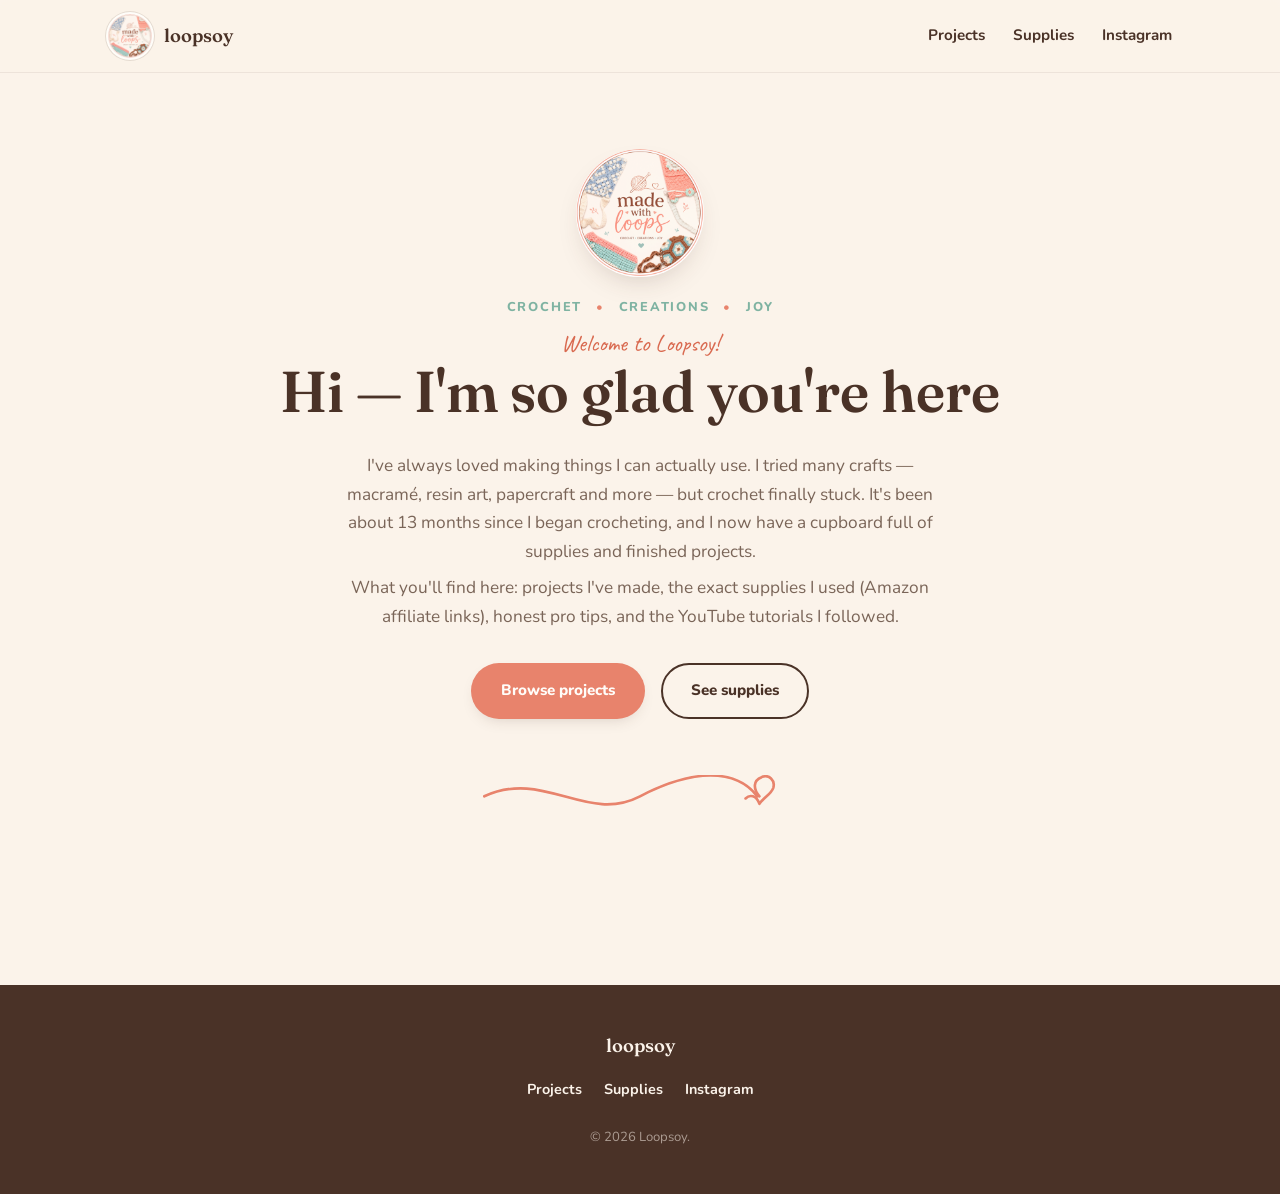
<file: index.html>
<!DOCTYPE html>
<html lang="en">
<head>
<meta charset="UTF-8">
<meta name="viewport" content="width=device-width, initial-scale=1.0">
<title>Loopsoy | Crochet projects, supplies &amp; pro tips</title>
<meta name="description" content="Loopsoy shares crochet projects, the exact supplies I used (affiliate links), pro tips, and the tutorials I follow.">
<meta name="keywords" content="crochet, crochet bag pattern, granny stitch, handmade crochet, crochet tutorial, crochet tools">
<link rel="canonical" href="https://www.madewithloops.com/">

<!-- Open Graph / social preview -->
<meta property="og:type" content="website">
<meta property="og:title" content="Made with Loops | Handmade Crochet Bag Patterns &amp; Tutorials">
<meta property="og:description" content="Crochet bag patterns, pro tips, and the exact yarn, hooks, and tools used for every project.">
<meta property="og:image" content="https://www.madewithloops.com/images/logo.png">
<meta property="og:url" content="https://www.madewithloops.com/">
<meta name="twitter:card" content="summary_large_image">

<link rel="icon" type="image/png" sizes="32x32" href="images/favicon-32.png">
<link rel="icon" type="image/png" sizes="96x96" href="images/favicon.png">
<link rel="apple-touch-icon" href="images/apple-touch-icon.png">

<link rel="preconnect" href="https://fonts.googleapis.com">
<link rel="preconnect" href="https://fonts.gstatic.com" crossorigin>
<link href="https://fonts.googleapis.com/css2?family=Fraunces:opsz,wght@9..144,500;9..144,600&family=Caveat:wght@600&family=Nunito:wght@400;700;800&display=swap" rel="stylesheet">

<link rel="stylesheet" href="style.css">

<script type="application/ld+json">
{
  "@context": "https://schema.org",
  "@type": "WebSite",
  "name": "Loopsoy",
  "alternateName": "Loopsoy",
  "url": "./",
  "description": "Crochet projects, supplies used (affiliate links), and practical pro tips.",
  "publisher": {
    "@type": "Organization",
    "name": "Loopsoy",
    "logo": "./images/logo.png"
  }
}
</script>
</head>
<body>
<a class="skip-link" href="#main">Skip to content</a>

<div id="site-header"></div>

<main id="main">

  <section class="hero">
    <div class="container">
      <img class="logo-mark" src="images/logo.png" alt="Loopsoy — crochet, creations, joy" width="128" height="128">
      <p class="tagline">Crochet <span class="dot">&bull;</span> Creations <span class="dot">&bull;</span> Joy</p>
      <span class="eyebrow">Welcome to Loopsoy!</span>
      <h1>Hi — I'm so glad you're here</h1>
      <p class="hero-copy">
        I've always loved making things I can actually use. I tried many crafts —
        macramé, resin art, papercraft and more — but crochet finally stuck. It's
        been about 13 months since I began crocheting, and I now have a cupboard
        full of supplies and finished projects.
      </p>
      <p class="hero-copy" style="margin-top:8px;">
        What you'll find here: projects I've made, the exact supplies I used
        (Amazon affiliate links), honest pro tips, and the YouTube tutorials I followed.
      </p>
      <div class="hero-actions">
        <a class="btn btn-primary" href="projects.html">Browse projects</a>
        <a class="btn btn-outline" href="supplies.html">See supplies</a>
      </div>
    </div>
  </section>

  <div class="container">
    <svg class="yarn-divider" viewBox="0 0 300 40" fill="none" xmlns="http://www.w3.org/2000/svg" aria-hidden="true">
      <path d="M4 20 C 60 -6, 100 46, 150 20 S 240 -6, 260 20" stroke="currentColor" stroke-width="2.5" stroke-linecap="round"/>
      <path d="M262 20c-6-7-6-15 2-18 7-3 13 3 11 10-2 6-9 9-13 15-3-8-9-9-13-5" stroke="currentColor" stroke-width="2.5" fill="none" stroke-linecap="round" stroke-linejoin="round"/>
    </svg>
  </div>

  <section class="section" id="about">
    <!-- about section removed; Projects and Supplies have their own pages -->

  <!-- Projects and Supplies moved to separate pages: projects.html and supplies.html -->

</main>

<div id="site-footer"></div>

<script>
  // gentle reveal-on-scroll for cards and the welcome panel
  const revealEls = document.querySelectorAll('.reveal, .project-card');
  const io = new IntersectionObserver((entries) => {
    entries.forEach(e => { if (e.isIntersecting) { e.target.classList.add('in'); io.unobserve(e.target); } });
  }, { threshold: 0.15 });
  revealEls.forEach(el => io.observe(el));
</script>
<script src="scripts.js"></script>
</body>
</html>
</file>
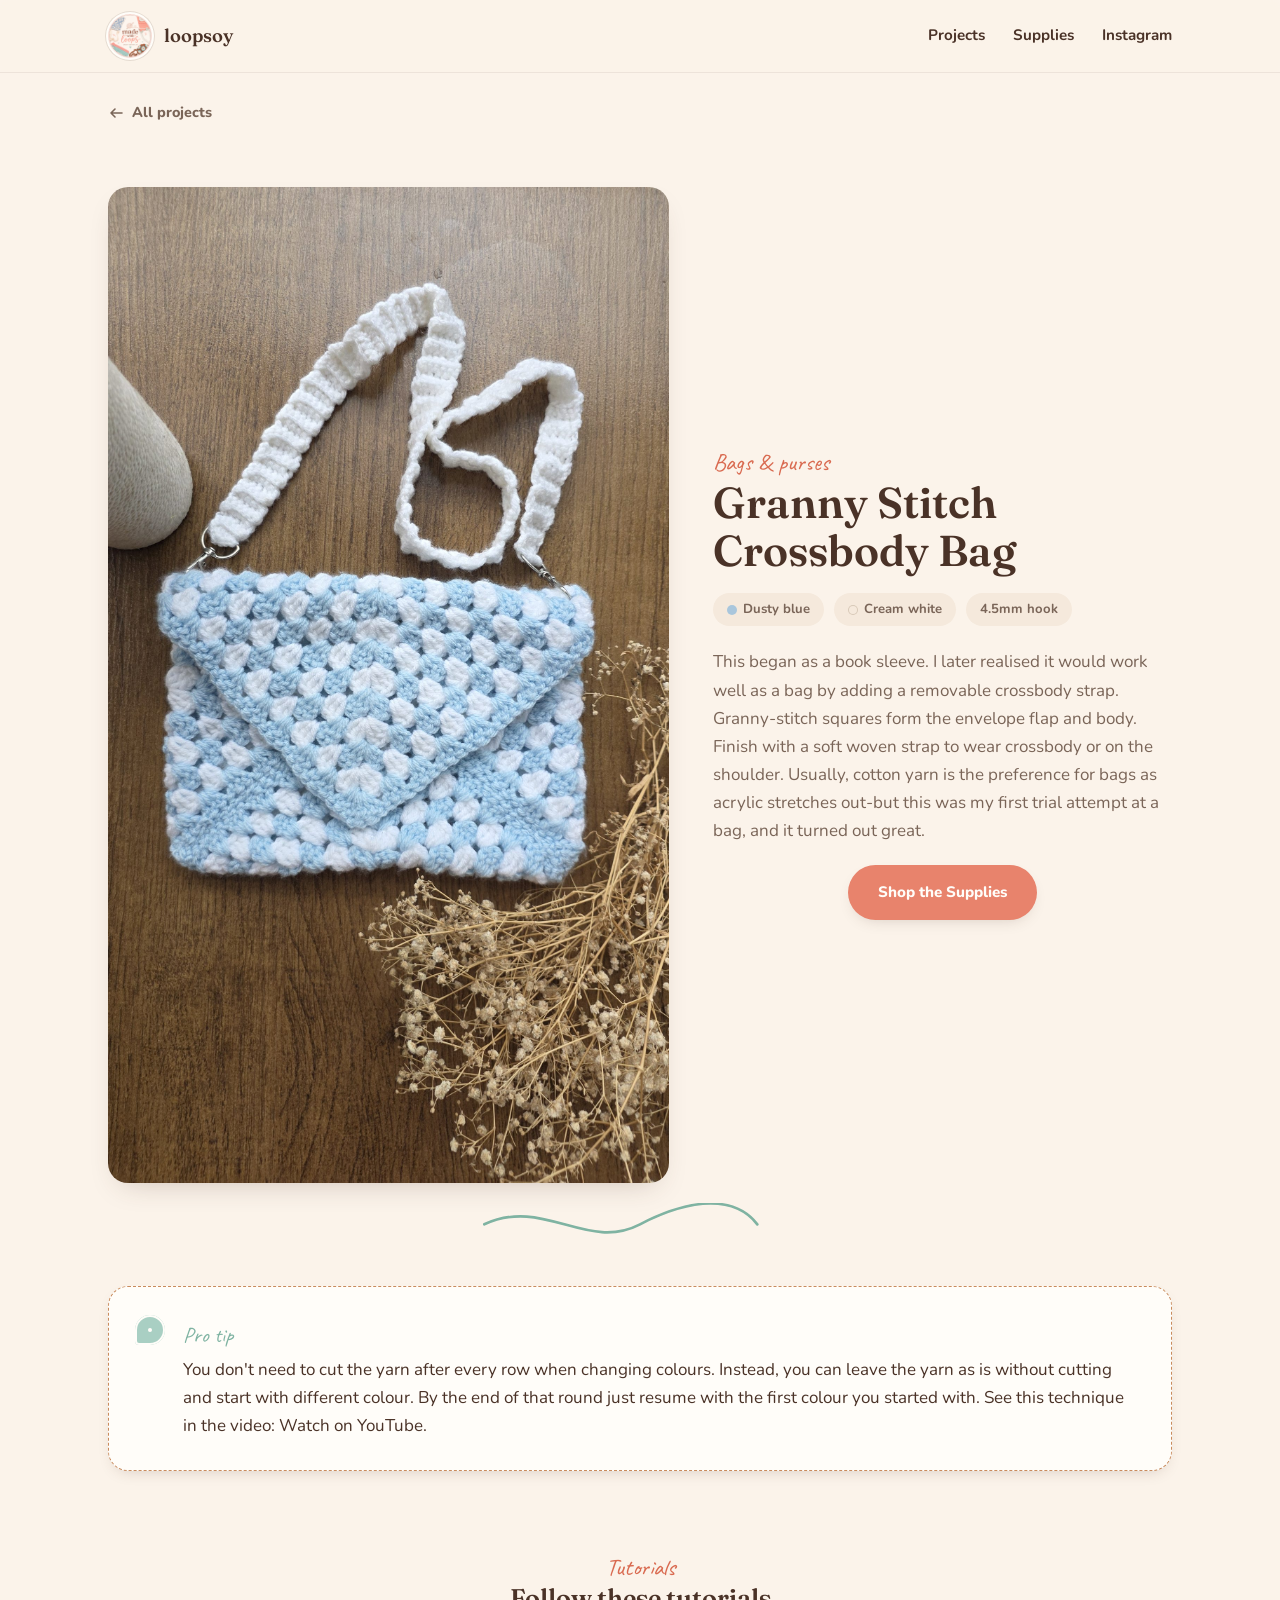
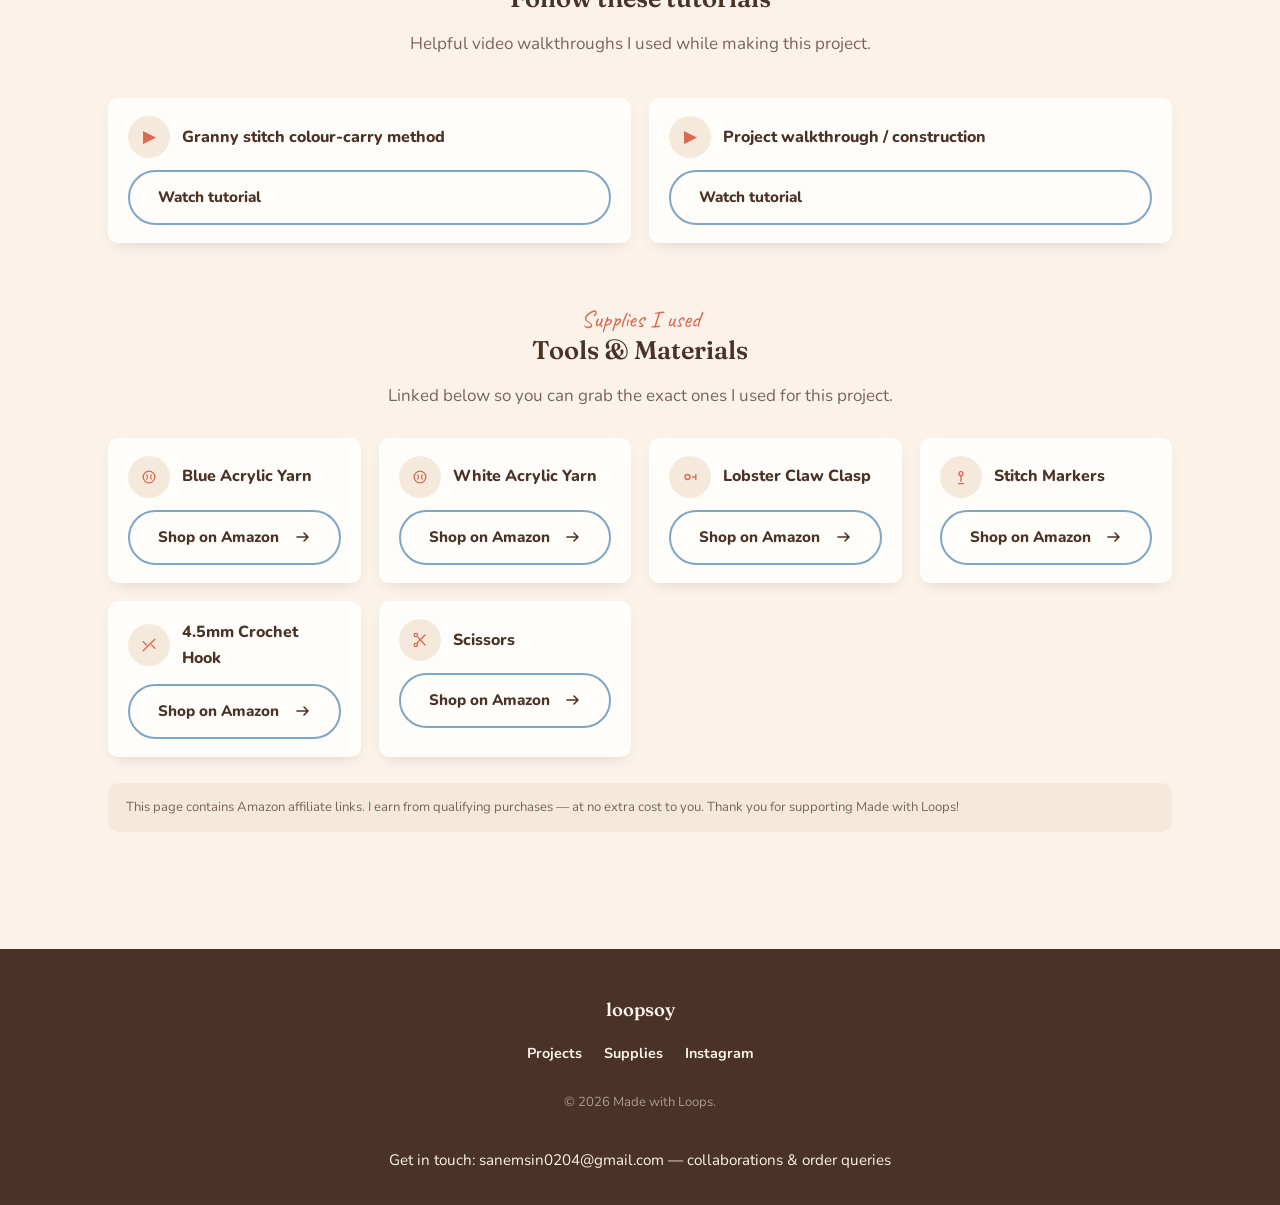
<file: granny-stitch-crossbody-bag.html>
<!DOCTYPE html>
<html lang="en">
<head>
<meta charset="UTF-8">
<meta name="viewport" content="width=device-width, initial-scale=1.0">
<title>Granny Stitch Crossbody Bag Pattern &amp; Tools | Made with Loops</title>
<meta name="description" content="How I made this blue and white granny stitch crochet crossbody bag, plus my pro stitching tip and the exact yarn, hook, and notions I used — with shoppable links.">
<meta name="keywords" content="granny stitch crossbody bag, crochet bag pattern, crochet crossbody bag, granny square bag, crochet supplies">
<link rel="canonical" href="https://www.madewithloops.com/granny-stitch-crossbody-bag.html">

<meta property="og:type" content="article">
<meta property="og:title" content="Granny Stitch Crossbody Bag | Made with Loops">
<meta property="og:description" content="My pro tip and the exact yarn, hook, and notions used for this granny stitch crochet crossbody bag.">
<meta property="og:image" content="https://www.madewithloops.com/images/granny-stitch-bag.jpg">
<meta property="og:url" content="https://www.madewithloops.com/granny-stitch-crossbody-bag.html">
<meta name="twitter:card" content="summary_large_image">

<link rel="icon" type="image/png" sizes="32x32" href="images/favicon-32.png">
<link rel="icon" type="image/png" sizes="96x96" href="images/favicon.png">
<link rel="apple-touch-icon" href="images/apple-touch-icon.png">

<link rel="preconnect" href="https://fonts.googleapis.com">
<link rel="preconnect" href="https://fonts.gstatic.com" crossorigin>
<link href="https://fonts.googleapis.com/css2?family=Fraunces:opsz,wght@9..144,500;9..144,600&family=Caveat:wght@600&family=Nunito:wght@400;700;800&display=swap" rel="stylesheet">

<link rel="stylesheet" href="style.css">

<script type="application/ld+json">
{
  "@context": "https://schema.org",
  "@type": "HowTo",
  "name": "Granny Stitch Crossbody Bag",
  "description": "A blue and white granny stitch crochet crossbody bag with an envelope flap and a woven crossbody strap.",
  "image": "https://www.madewithloops.com/images/granny-stitch-bag.jpg",
  "totalTime": "PT6H",
  "step": [
    {
      "@type": "HowToStep",
      "name": "Crochet the granny stitch panels",
      "text": "Work granny stitch squares in blue and white acrylic yarn, then join them into the front flap and body panels of the bag."
    },
    {
      "@type": "HowToStep",
      "name": "Assemble and add the strap",
      "text": "Seam the panels into the envelope-style bag, attach the lobster claw clasps, and add the woven crossbody strap."
    }
  ],
  "tool": [
    { "@type": "HowToTool", "name": "4.5mm Crochet Hook" },
    { "@type": "HowToTool", "name": "Stitch Markers" },
    { "@type": "HowToTool", "name": "Scissors" }
  ],
  "supply": [
    { "@type": "HowToSupply", "name": "Blue Acrylic Yarn" },
    { "@type": "HowToSupply", "name": "White Acrylic Yarn" },
    { "@type": "HowToSupply", "name": "Lobster Claw Clasp" }
  ]
}
</script>
</head>
<body>
<a class="skip-link" href="#main">Skip to content</a>

<header class="site-nav">
  <div class="container">
    <a class="brand" href="index.html" aria-label="Loopsoy home">
      <img src="images/logo.png" alt="Loopsoy logo" width="44" height="44">
      <span class="brand-word">loopsoy</span>
    </a>
    <nav aria-label="Primary">
      <ul class="nav-links">
        <li><a href="projects.html">Projects</a></li>
        <li><a href="supplies.html">Supplies</a></li>
        <!-- TODO: replace # with your Instagram URL -->
        <li><a href="#" target="_blank" rel="noopener">Instagram</a></li>
      </ul>
    </nav>
  </div>
</header>

<main id="main">
  <div class="container">
    <div style="padding-top:28px;">
      <a class="back-link" href="index.html">
        <svg width="16" height="16" viewBox="0 0 16 16" fill="none"><path d="M14 8H3M7 4L3 8l4 4" stroke="currentColor" stroke-width="1.6" stroke-linecap="round" stroke-linejoin="round"/></svg>
        All projects
      </a>
    </div>

    <article>
      <div class="project-hero">
        <div class="photo">
          <img src="images/granny-stitch-bag.jpg" alt="Finished blue and white granny stitch crochet crossbody bag with woven strap, laid on a wooden tray with dried flowers" width="1600" height="2841" loading="eager">
        </div>
        <div class="project-info">
          <span class="eyebrow">Bags &amp; purses</span>
          <h1>Granny Stitch Crossbody Bag</h1>
          <div class="pill-row">
            <span class="pill"><span class="dot" style="background:#A9C6DC"></span>Dusty blue</span>
            <span class="pill"><span class="dot" style="background:#F5E9DC; box-shadow:inset 0 0 0 1px #d8c9b8;"></span>Cream white</span>
            <span class="pill">4.5mm hook</span>
          </div>
          <p class="desc">
            This began as a book sleeve. I later realised it would work
            well as a bag by adding a removable crossbody strap. Granny-stitch
            squares form the envelope flap and body. Finish with a soft woven
            strap to wear crossbody or on the shoulder. Usually, cotton yarn is the preference for bags as acrylic stretches out-but this was my first trial attempt at a bag, and it turned out great. 
          </p>
          <div style="text-align:center; margin-top:14px;">
            <a class="btn btn-primary" href="#tools">Shop the Supplies</a>
          </div>
        </div>
      </div>

      <svg class="yarn-divider" viewBox="0 0 300 40" fill="none" xmlns="http://www.w3.org/2000/svg" aria-hidden="true">
        <path d="M4 20 C 60 -6, 100 46, 150 20 S 240 -6, 260 20" stroke="currentColor" stroke-width="2.5" stroke-linecap="round" style="color:var(--mint-deep)"/>
      </svg>

      <section class="section" style="padding-top:32px;">
        <div class="pro-tip reveal">
          <span class="label">Pro tip</span>
          <p>
            You don't need to cut the yarn after every row when changing colours.
            Instead, you can leave the yarn as is without cutting and start with different colour. By the end of that round just resume with the first colour you started with. 
            See this technique in the video:
            <a href="https://youtu.be/zr-kdHHDbxw?si=0vUVn36DO8VfcBbx" target="_blank" rel="noopener">Watch on YouTube</a>.
          </p>
        </div>
      </section>

      <section class="section" style="padding-top:12px;">
        <div class="section-head">
          <span class="eyebrow">Tutorials</span>
          <h2>Follow these tutorials</h2>
          <p>Helpful video walkthroughs I used while making this project.</p>
        </div>

        <div class="tools-grid">
          <div class="tool-card">
            <div class="top"><span class="icon">▶</span><span class="name">Granny stitch colour-carry method</span></div>
            <a class="btn btn-shop" href="https://youtu.be/zr-kdHHDbxw?si=0vUVn36DO8VfcBbx" target="_blank" rel="noopener">Watch tutorial</a>
          </div>

          <div class="tool-card">
            <div class="top"><span class="icon">▶</span><span class="name">Project walkthrough / construction</span></div>
            <a class="btn btn-shop" href="https://youtu.be/d39mlAc1sTs?si=LZsZdzeXdQwUNM6f" target="_blank" rel="noopener">Watch tutorial</a>
          </div>
        </div>
      </section>

      <section class="section" id="tools" style="padding-top:0;">
        <div class="section-head" style="margin-bottom:28px;">
          <span class="eyebrow">Supplies I used</span>
          <h2>Tools &amp; Materials</h2>
          <p>Linked below so you can grab the exact ones I used for this project.</p>
        </div>

        <div class="tools-grid">

          <!-- TODO: replace href="#" with your Amazon affiliate link for each item -->
          <div class="tool-card">
            <div class="top">
              <span class="icon">
                <svg width="20" height="20" viewBox="0 0 24 24" fill="none"><circle cx="12" cy="12" r="7" stroke="currentColor" stroke-width="1.6"/><path d="M9 9c1.5 1.5 1.5 4.5 0 6M15 9c-1.5 1.5-1.5 4.5 0 6" stroke="currentColor" stroke-width="1.4"/></svg>
              </span>
              <span class="name">Blue Acrylic Yarn</span>
            </div>
            <a class="btn btn-shop" href="#" target="_blank" rel="noopener sponsored">
              Shop on Amazon
              <svg width="16" height="16" viewBox="0 0 16 16" fill="none"><path d="M2 8h11M9 4l4 4-4 4" stroke="currentColor" stroke-width="1.6" stroke-linecap="round" stroke-linejoin="round"/></svg>
            </a>
          </div>

          <div class="tool-card">
            <div class="top">
              <span class="icon">
                <svg width="20" height="20" viewBox="0 0 24 24" fill="none"><circle cx="12" cy="12" r="7" stroke="currentColor" stroke-width="1.6"/><path d="M9 9c1.5 1.5 1.5 4.5 0 6M15 9c-1.5 1.5-1.5 4.5 0 6" stroke="currentColor" stroke-width="1.4"/></svg>
              </span>
              <span class="name">White Acrylic Yarn</span>
            </div>
            <a class="btn btn-shop" href="#" target="_blank" rel="noopener sponsored">
              Shop on Amazon
              <svg width="16" height="16" viewBox="0 0 16 16" fill="none"><path d="M2 8h11M9 4l4 4-4 4" stroke="currentColor" stroke-width="1.6" stroke-linecap="round" stroke-linejoin="round"/></svg>
            </a>
          </div>

          <div class="tool-card">
            <div class="top">
              <span class="icon">
                <svg width="20" height="20" viewBox="0 0 24 24" fill="none"><path d="M6 12a3 3 0 106 0 3 3 0 00-6 0zM15 12h4M19 9v6" stroke="currentColor" stroke-width="1.6" stroke-linecap="round"/></svg>
              </span>
              <span class="name">Lobster Claw Clasp</span>
            </div>
            <a class="btn btn-shop" href="#" target="_blank" rel="noopener sponsored">
              Shop on Amazon
              <svg width="16" height="16" viewBox="0 0 16 16" fill="none"><path d="M2 8h11M9 4l4 4-4 4" stroke="currentColor" stroke-width="1.6" stroke-linecap="round" stroke-linejoin="round"/></svg>
            </a>
          </div>

          <div class="tool-card">
            <div class="top">
              <span class="icon">
                <svg width="20" height="20" viewBox="0 0 24 24" fill="none"><circle cx="12" cy="8" r="2.4" stroke="currentColor" stroke-width="1.6"/><path d="M12 10.4V17M9 20h6" stroke="currentColor" stroke-width="1.6" stroke-linecap="round"/></svg>
              </span>
              <span class="name">Stitch Markers</span>
            </div>
            <a class="btn btn-shop" href="#" target="_blank" rel="noopener sponsored">
              Shop on Amazon
              <svg width="16" height="16" viewBox="0 0 16 16" fill="none"><path d="M2 8h11M9 4l4 4-4 4" stroke="currentColor" stroke-width="1.6" stroke-linecap="round" stroke-linejoin="round"/></svg>
            </a>
          </div>

          <div class="tool-card">
            <div class="top">
              <span class="icon">
                <svg width="20" height="20" viewBox="0 0 24 24" fill="none"><path d="M5 19L19 5M9 12L5 8M15 12l4 4" stroke="currentColor" stroke-width="1.6" stroke-linecap="round"/></svg>
              </span>
              <span class="name">4.5mm Crochet Hook</span>
            </div>
            <a class="btn btn-shop" href="#" target="_blank" rel="noopener sponsored">
              Shop on Amazon
              <svg width="16" height="16" viewBox="0 0 16 16" fill="none"><path d="M2 8h11M9 4l4 4-4 4" stroke="currentColor" stroke-width="1.6" stroke-linecap="round" stroke-linejoin="round"/></svg>
            </a>
          </div>

          <div class="tool-card">
            <div class="top">
              <span class="icon">
                <svg width="20" height="20" viewBox="0 0 24 24" fill="none"><circle cx="7" cy="6" r="2" stroke="currentColor" stroke-width="1.6"/><circle cx="7" cy="18" r="2" stroke="currentColor" stroke-width="1.6"/><path d="M18 6L8.5 15.5M9.5 8.5L18 18" stroke="currentColor" stroke-width="1.6" stroke-linecap="round"/></svg>
              </span>
              <span class="name">Scissors</span>
            </div>
            <a class="btn btn-shop" href="#" target="_blank" rel="noopener sponsored">
              Shop on Amazon
              <svg width="16" height="16" viewBox="0 0 16 16" fill="none"><path d="M2 8h11M9 4l4 4-4 4" stroke="currentColor" stroke-width="1.6" stroke-linecap="round" stroke-linejoin="round"/></svg>
            </a>
          </div>

        </div>

        <p class="disclosure">
          This page contains Amazon affiliate links. I earn from qualifying purchases — at no extra cost to you. Thank you for supporting Made with Loops!
        </p>
      </section>
    </article>
  </div>
</main>

  <footer>
  <div class="container">
    <a class="brand" href="index.html" aria-label="Loopsoy home">
      <span class="brand-word">loopsoy</span>
    </a>
    <ul class="footer-links">
      <li><a href="projects.html">Projects</a></li>
      <li><a href="supplies.html">Supplies</a></li>
      <li><a class="ig-link" href="#" target="_blank" rel="noopener">Instagram</a></li>
    </ul>
    <p class="copyright"> &copy; <span id="year"></span> Made with Loops.</p>
  </div>
</footer>

<script>
  document.getElementById('year').textContent = new Date().getFullYear();
  const revealEls = document.querySelectorAll('.reveal');
  const io = new IntersectionObserver((entries) => {
    entries.forEach(e => { if (e.isIntersecting) { e.target.classList.add('in'); io.unobserve(e.target); } });
  }, { threshold: 0.15 });
  revealEls.forEach(el => io.observe(el));
</script>
<script src="scripts.js"></script>
</body>
</html>
</file>
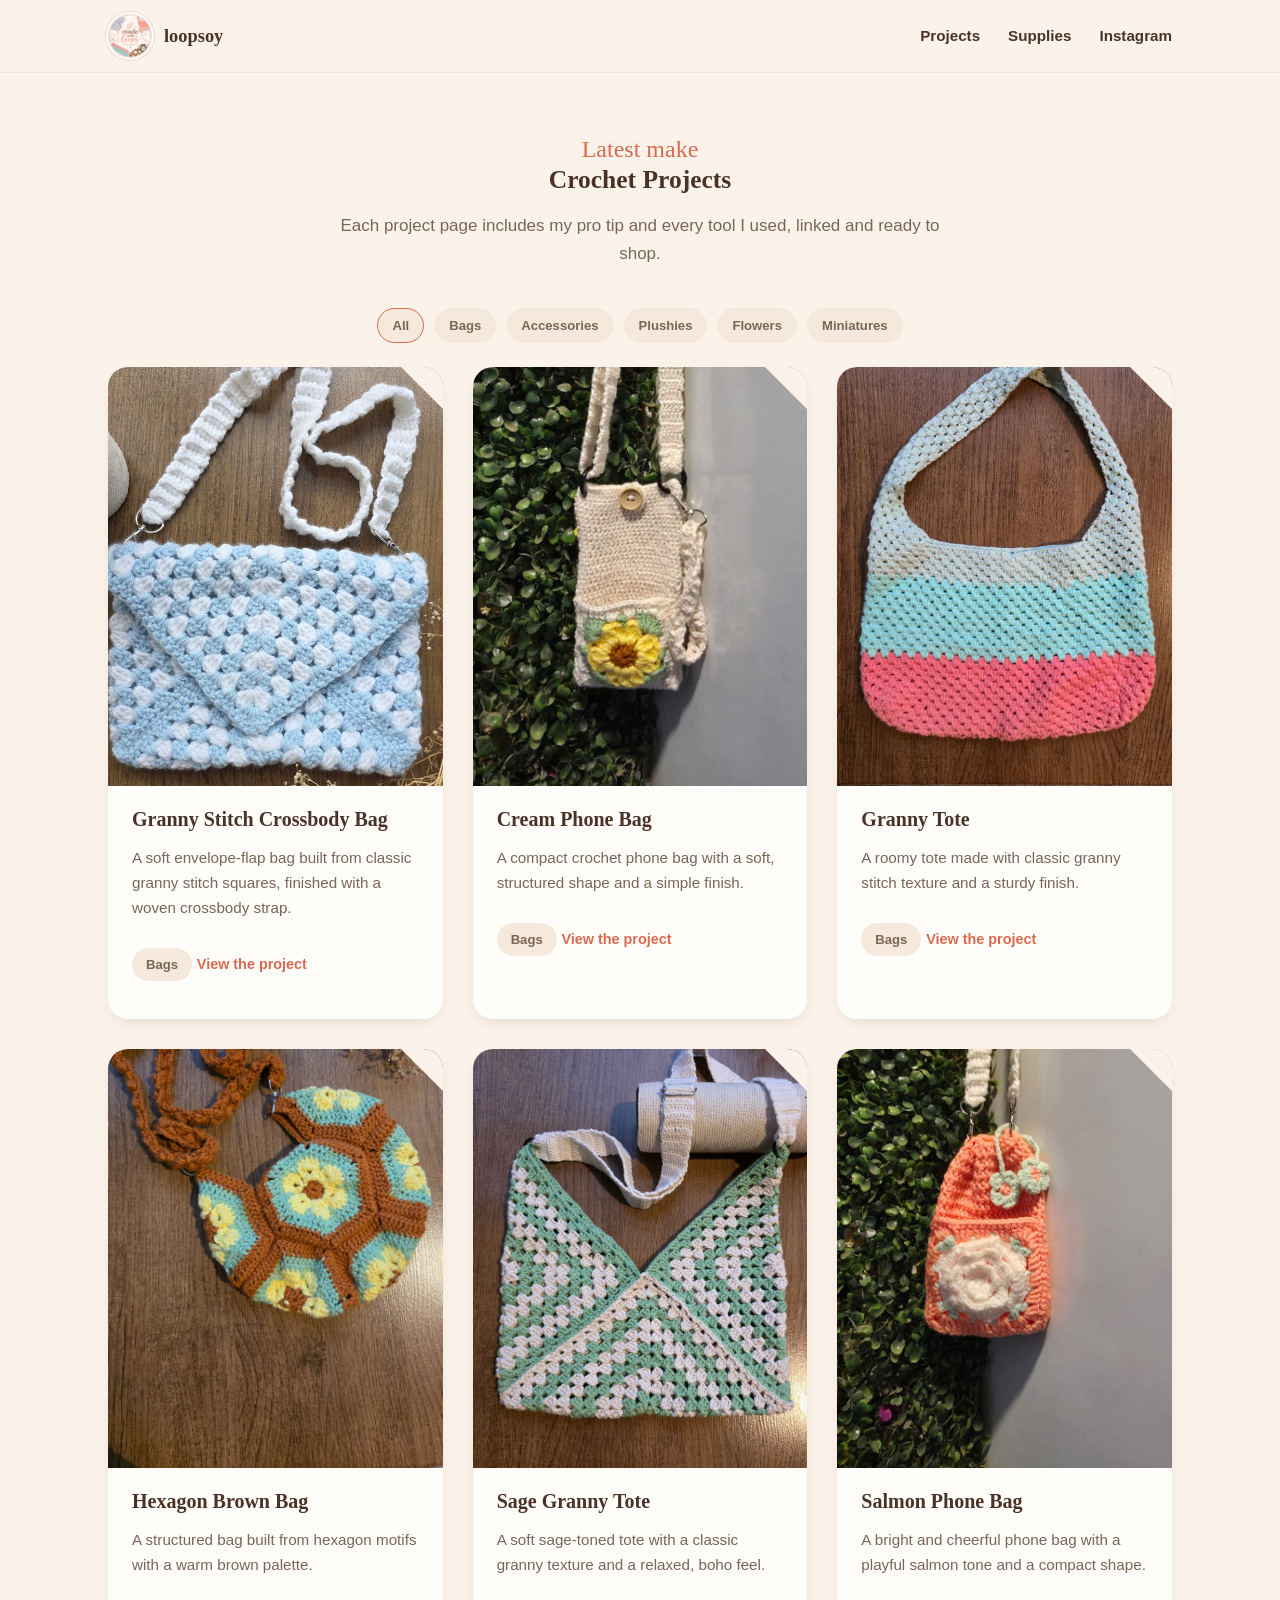
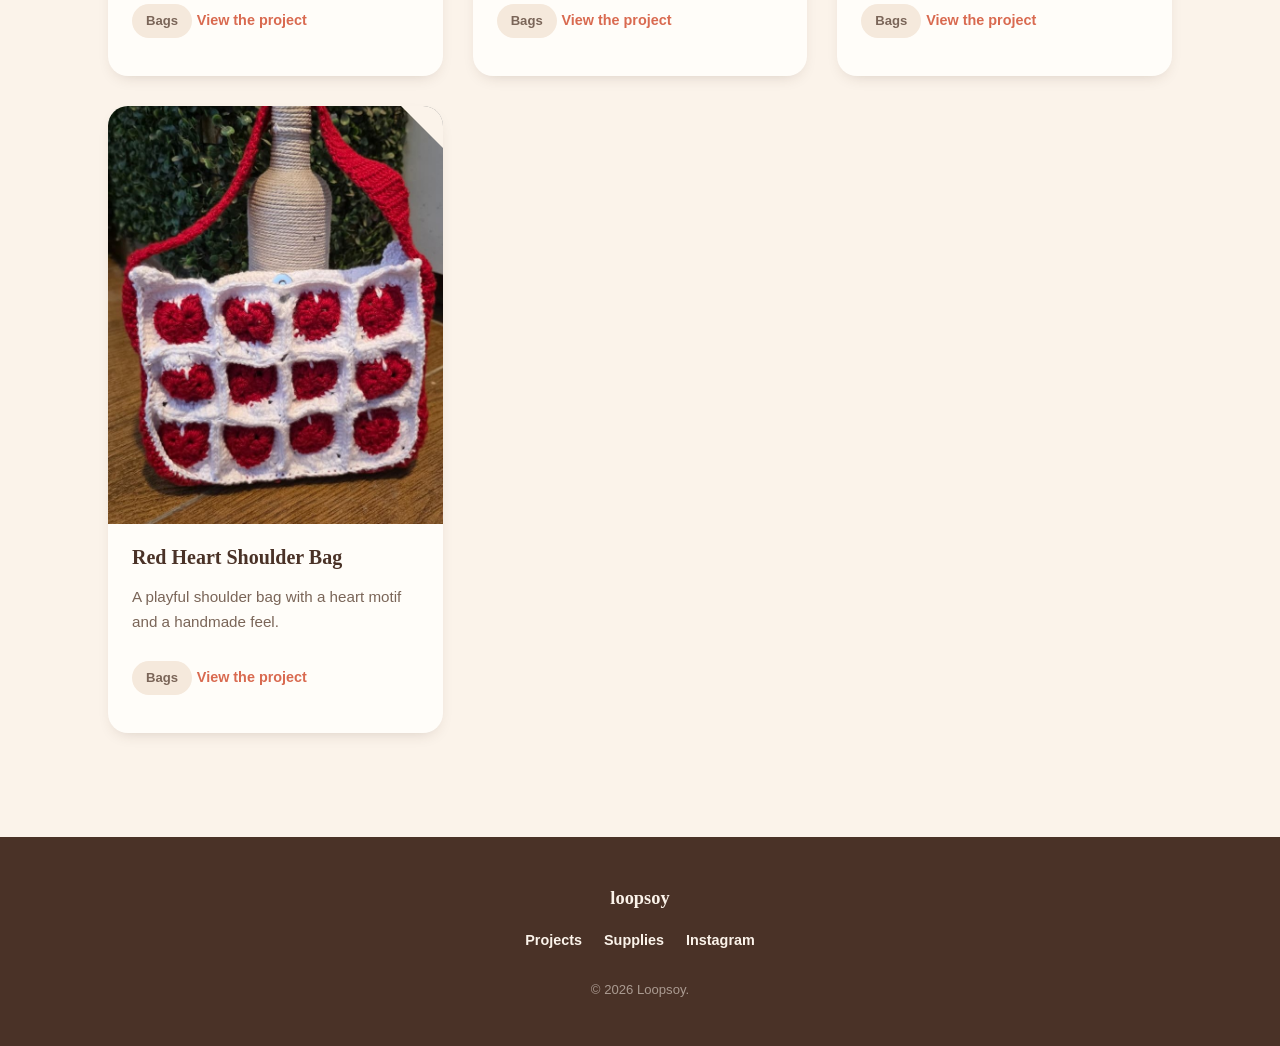
<file: projects.html>
<!doctype html>
<html lang="en">
<head>
  <meta charset="utf-8">
  <meta name="viewport" content="width=device-width,initial-scale=1">
  <title>Projects | Loopsoy</title>
  <link rel="stylesheet" href="style.css">
  <meta name="description" content="Gallery of crochet projects by Loopsoy — click any project for supplies and pro tips.">
  <link rel="canonical" href="https://sanemsin0204-oss.github.io/projects.html">
</head>
<body>
  <div id="site-header"></div>

  <main id="main">
    <section class="section">
      <div class="container">
        <div class="section-head">
          <span class="eyebrow">Latest make</span>
          <h2>Crochet Projects</h2>
          <p>Each project page includes my pro tip and every tool I used, linked and ready to shop.</p>
        </div>

        <div class="pill-row" id="category-filters" style="justify-content:center; margin-bottom:24px;">
          <a class="pill" data-filter="all" href="projects.html" style="cursor:pointer; border:1px solid transparent;">All</a>
          <a class="pill" data-filter="bags" href="projects.html?category=bags" style="cursor:pointer; border:1px solid transparent;">Bags</a>
          <a class="pill" data-filter="accessories" href="projects.html?category=accessories" style="cursor:pointer; border:1px solid transparent;">Accessories</a>
          <a class="pill" data-filter="plushies" href="projects.html?category=plushies" style="cursor:pointer; border:1px solid transparent;">Plushies</a>
          <a class="pill" data-filter="flowers" href="projects.html?category=flowers" style="cursor:pointer; border:1px solid transparent;">Flowers</a>
          <a class="pill" data-filter="miniatures" href="projects.html?category=miniatures" style="cursor:pointer; border:1px solid transparent;">Miniatures</a>
        </div>

        <div class="project-grid" id="project-grid"></div>
      </div>
    </section>
  </main>

  <div id="site-footer"></div>

  <script>
    const filters = Array.from(document.querySelectorAll('[data-filter]'));
    const grid = document.getElementById('project-grid');
    let projects = [];
    let activeFilter = 'all';

    function getInitialFilter() {
      const params = new URLSearchParams(window.location.search);
      const category = params.get('category');
      return filters.some(filter => filter.getAttribute('data-filter') === category) ? category : 'all';
    }

    function updateFilterUI() {
      filters.forEach(link => {
        const isActive = link.getAttribute('data-filter') === activeFilter;
        link.style.border = isActive ? '1px solid var(--coral-deep)' : '1px solid transparent';
        link.setAttribute('aria-current', isActive ? 'page' : 'false');
      });
    }

    function renderProjects() {
      const visible = projects.filter(project => {
        return project.template !== true && (activeFilter === 'all' || project.categoryKey === activeFilter);
      });
      grid.innerHTML = '';
      visible.forEach(project => {
        const article = document.createElement('article');
        article.className = 'project-card';
        article.innerHTML = `
          <a class="thumb" href="${project.href}">
            <img src="${project.thumb}" alt="${project.title} thumbnail" loading="lazy" width="800" height="800">
          </a>
          <div class="body">
            <h3><a href="${project.href}">${project.title}</a></h3>
            <p class="desc">${project.description}</p>
            <p class="pill" style="margin-bottom:12px; display:inline-flex;">${project.category}</p>
            <a class="card-link" href="${project.href}">View the project</a>
          </div>
        `;
        grid.appendChild(article);
      });
      updateFilterUI();
    }

    fetch('data/projects.json')
      .then(response => response.ok ? response.json() : [])
      .then(data => {
        projects = Array.isArray(data) ? data.filter(project => {
          return project.href && !project.href.includes('project-template.html');
        }) : [];
        activeFilter = getInitialFilter();
        renderProjects();
      })
      .catch(() => {
        grid.innerHTML = '<p class="desc">Projects will appear here once you add entries to data/projects.json.</p>';
      });

    filters.forEach(link => {
      link.addEventListener('click', (event) => {
        const nextFilter = link.getAttribute('data-filter');
        activeFilter = nextFilter;

        const url = new URL(window.location.href);
        if (nextFilter === 'all') {
          url.searchParams.delete('category');
        } else {
          url.searchParams.set('category', nextFilter);
        }
        window.location.href = url.toString();
      });
    });
  </script>
  <script src="scripts.js"></script>
</body>
</html>
</file>
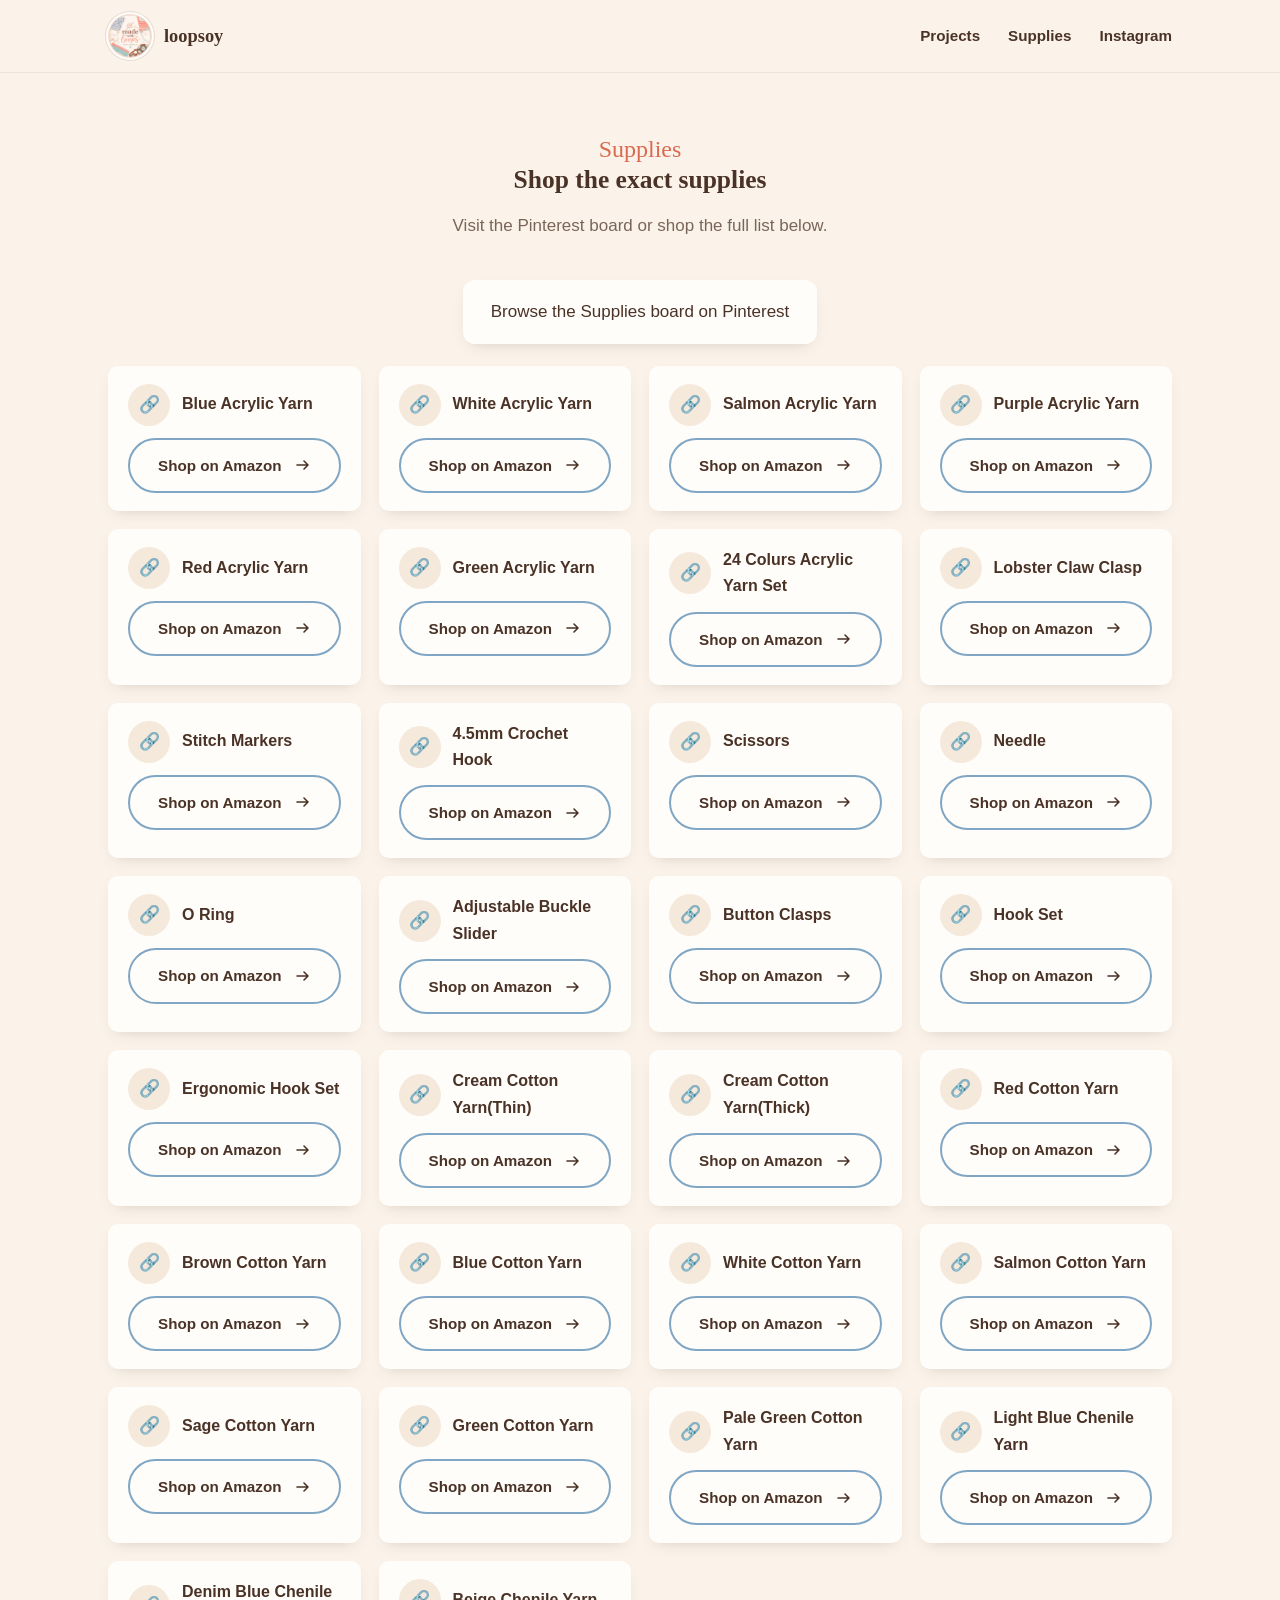
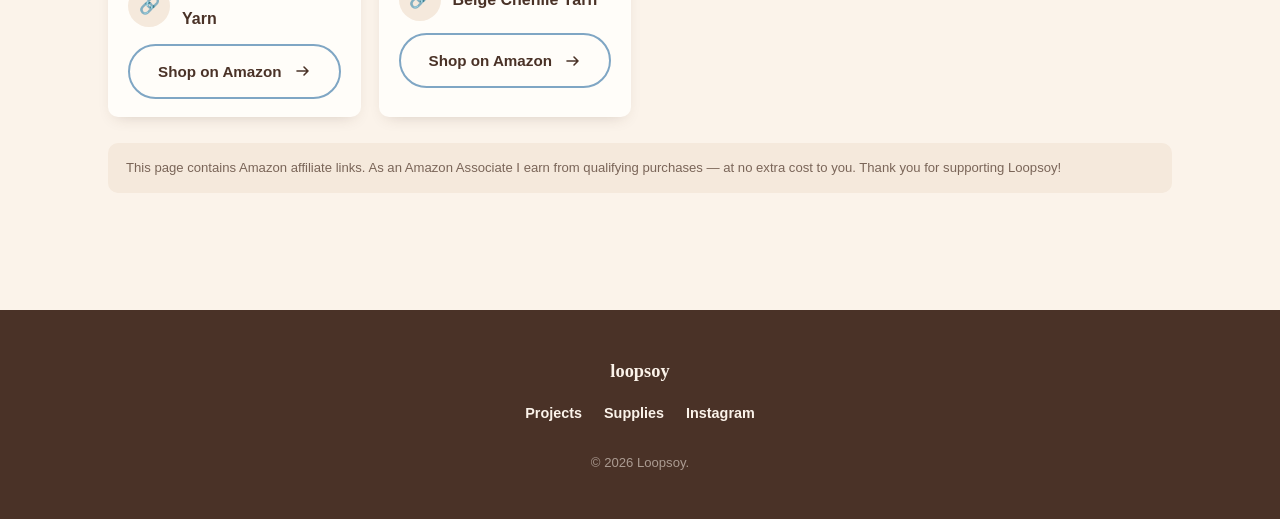
<file: supplies.html>
<!doctype html>
<html lang="en">
<head>
  <meta charset="utf-8">
  <meta name="viewport" content="width=device-width,initial-scale=1">
  <title>Supplies | Loopsoy</title>
  <link rel="stylesheet" href="style.css">
  <meta name="description" content="All the supplies I use for my crochet projects — affiliate links and a Pinterest board to browse.">
  <link rel="canonical" href="https://sanemsin0204-oss.github.io/supplies.html">
</head>
<body>
  <div id="site-header"></div>

  <main id="main">
    <section class="section">
      <div class="container">
        <div class="section-head">
          <span class="eyebrow">Supplies</span>
          <h2>Shop the exact supplies</h2>
          <p>Visit the Pinterest board or shop the full list below.</p>
        </div>

        <div style="text-align:center; margin-bottom:22px;">
          <a id="pinterest-banner" href="#" target="_blank" rel="noopener" style="display:inline-block; background:var(--paper); padding:18px 28px; border-radius:12px; box-shadow:var(--shadow-sm); text-decoration:none; color:var(--ink);">
            Browse the Supplies board on Pinterest
          </a>
        </div>

        <div id="supplies-list" class="tools-grid" aria-live="polite">
          <!-- populated by scripts.js from supplies.json -->
        </div>

        <p class="disclosure">This page contains Amazon affiliate links. As an Amazon Associate I earn from qualifying purchases — at no extra cost to you. Thank you for supporting Loopsoy!</p>
      </div>
    </section>
  </main>

  <div id="site-footer"></div>

  <script>
    // set the pinterest banner to the value from scripts.js config after DOM loads
    document.addEventListener('DOMContentLoaded', ()=>{
      // scripts.js will set the link for #ig-link and #ig-cta; use same config object there
      // fallback href
      const p = document.getElementById('pinterest-banner');
      if(p) p.href = 'https://www.pinterest.com/your_pinterest/';
    });
  </script>
  <script src="scripts.js"></script>
</body>
</html>
</file>
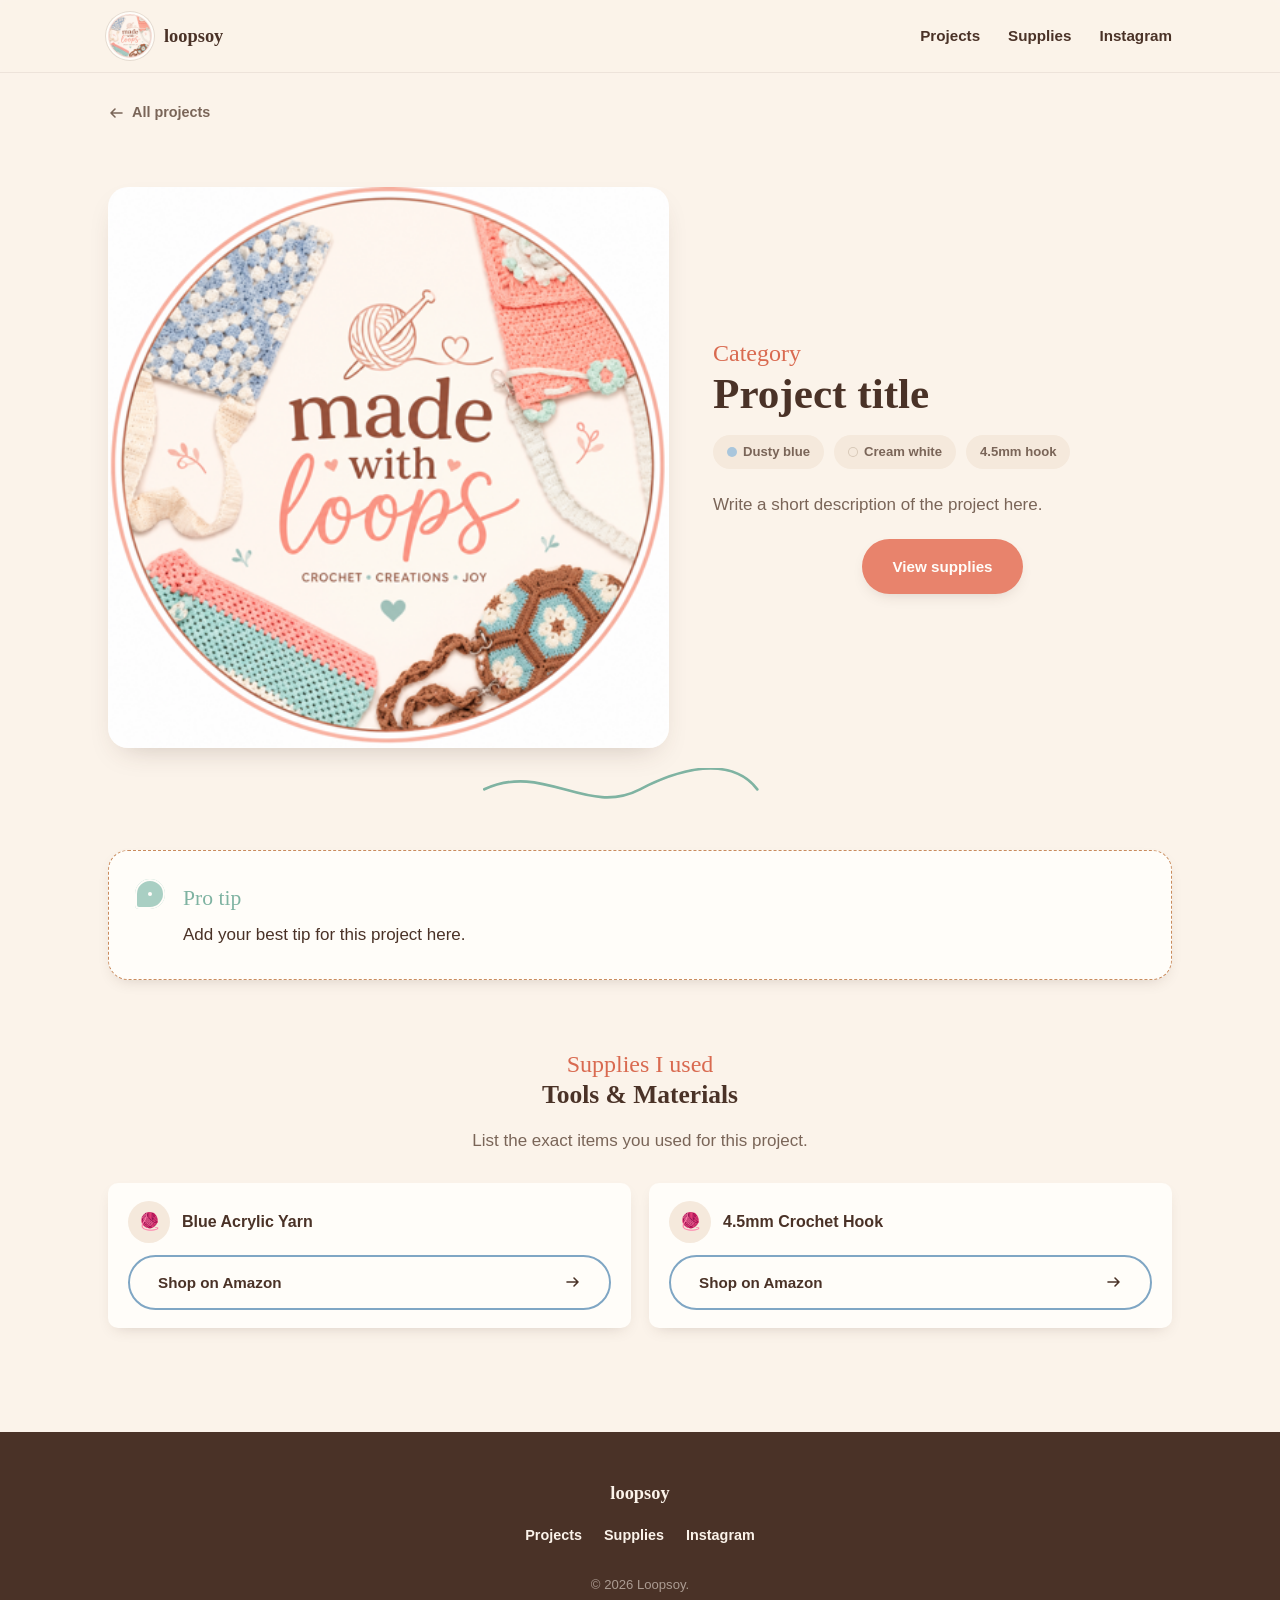
<file: templates/project-template.html>
<!DOCTYPE html>
<html lang="en">
<head>
<meta charset="UTF-8">
<meta name="viewport" content="width=device-width, initial-scale=1.0">
<title>Project Template | Loopsoy</title>
<meta name="description" content="Template page for adding a new crochet project to Loopsoy.">
<link rel="stylesheet" href="../style.css">
</head>
<body>
<a class="skip-link" href="#main">Skip to content</a>

<div id="site-header"></div>

<main id="main">
  <div class="container">
    <div style="padding-top:28px;">
      <a class="back-link" href="projects.html">
        <svg width="16" height="16" viewBox="0 0 16 16" fill="none"><path d="M14 8H3M7 4L3 8l4 4" stroke="currentColor" stroke-width="1.6" stroke-linecap="round" stroke-linejoin="round"/></svg>
        All projects
      </a>
    </div>

    <article>
      <div class="project-hero">
        <div class="photo">
          <img src="../images/logo.png" alt="Project preview" width="1200" height="1200" loading="eager">
        </div>
        <div class="project-info">
          <span class="eyebrow">Category</span>
          <h1>Project title</h1>
          <div class="pill-row">
            <span class="pill"><span class="dot" style="background:#A9C6DC"></span>Dusty blue</span>
            <span class="pill"><span class="dot" style="background:#F5E9DC; box-shadow: inset 0 0 0 1px #d8c9b8;"></span>Cream white</span>
            <span class="pill">4.5mm hook</span>
          </div>
          <p class="desc">Write a short description of the project here.</p>
          <div style="text-align:center; margin-top:14px;">
            <a class="btn btn-primary" href="#tools">View supplies</a>
          </div>
        </div>
      </div>

      <svg class="yarn-divider" viewBox="0 0 300 40" fill="none" xmlns="http://www.w3.org/2000/svg" aria-hidden="true">
        <path d="M4 20 C 60 -6, 100 46, 150 20 S 240 -6, 260 20" stroke="currentColor" stroke-width="2.5" stroke-linecap="round" style="color:var(--mint-deep)"/>
      </svg>

      <section class="section" style="padding-top:32px;">
        <div class="pro-tip reveal">
          <span class="label">Pro tip</span>
          <p>Add your best tip for this project here.</p>
        </div>
      </section>

      <section class="section" id="tools" style="padding-top:0;">
        <div class="section-head" style="margin-bottom:28px;">
          <span class="eyebrow">Supplies I used</span>
          <h2>Tools &amp; Materials</h2>
          <p>List the exact items you used for this project.</p>
        </div>

        <div class="tools-grid" data-supplies='["Blue Acrylic Yarn","4.5mm Crochet Hook"]'></div>
      </section>
    </article>
  </div>
</main>

<div id="site-footer"></div>

<script src="../scripts.js"></script>
</body>
</html>
</file>
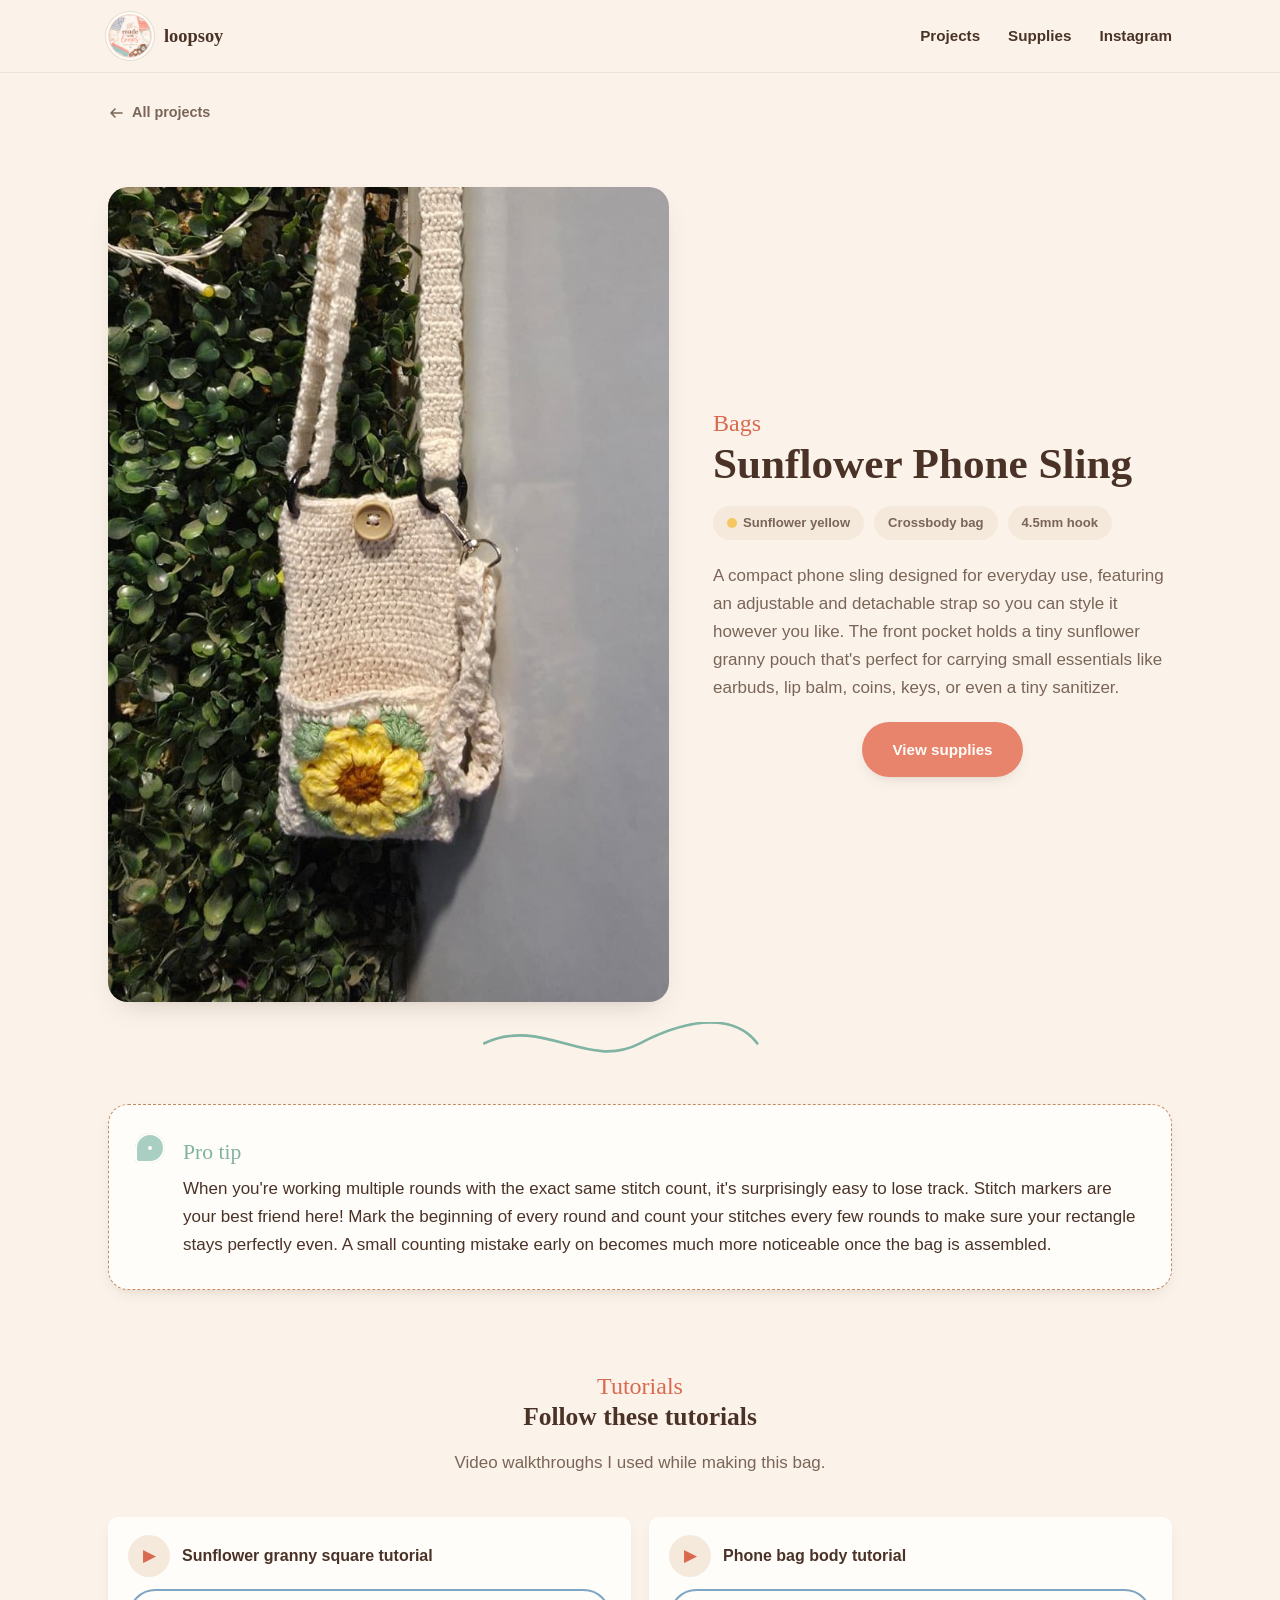
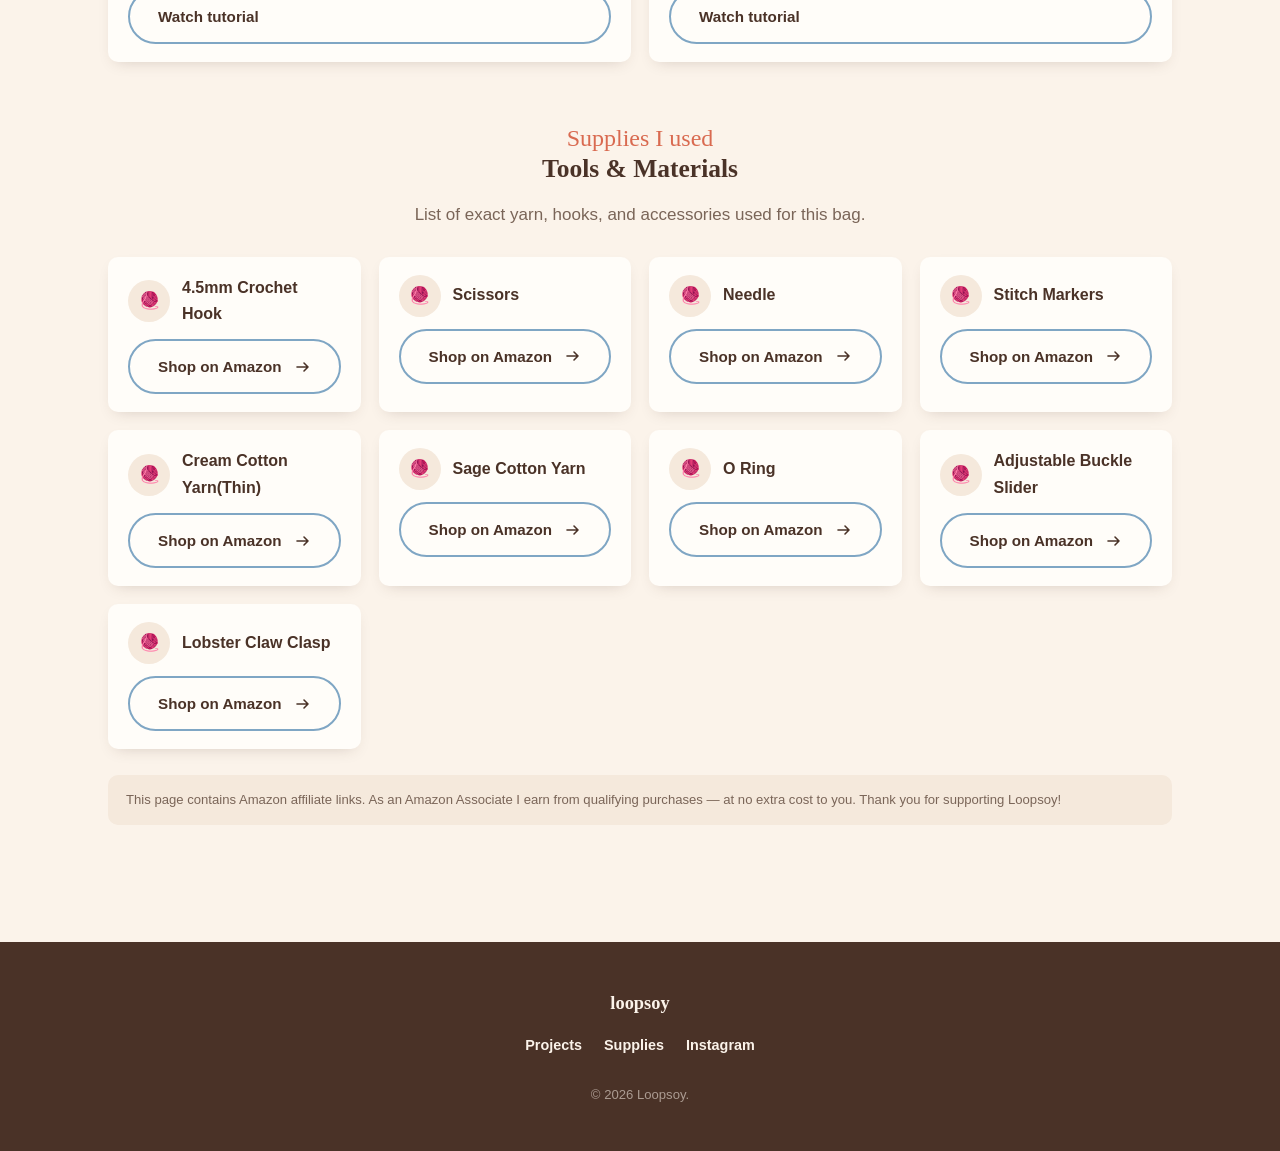
<file: projects/bags/cream-phone-bag.html>
<!DOCTYPE html>
<html lang="en">
<head>
<meta charset="UTF-8">
<meta name="viewport" content="width=device-width, initial-scale=1.0">
<title>Cream Phone Bag | Loopsoy</title>
<meta name="description" content="A compact sunflower phone sling with a detached strap and tiny front pouch for essentials.">
<link rel="stylesheet" href="../../style.css">
</head>
<body>
<a class="skip-link" href="#main">Skip to content</a>
<div id="site-header"></div>
<main id="main">
  <div class="container">
    <div style="padding-top:28px;">
      <a class="back-link" href="../../projects.html">
        <svg width="16" height="16" viewBox="0 0 16 16" fill="none"><path d="M14 8H3M7 4L3 8l4 4" stroke="currentColor" stroke-width="1.6" stroke-linecap="round" stroke-linejoin="round"/></svg>
        All projects
      </a>
    </div>
    <article>
      <div class="project-hero">
        <div class="photo">
          <img src="../../images/bags/cream-phone-bag.jpeg" alt="Cream phone bag" width="1200" height="1200" loading="eager">
        </div>
        <div class="project-info">
          <span class="eyebrow">Bags</span>
          <h1>Sunflower Phone Sling</h1>
          <div class="pill-row">
            <span class="pill"><span class="dot" style="background:#F4C762"></span>Sunflower yellow</span>
            <span class="pill">Crossbody bag</span>
            <span class="pill">4.5mm hook</span>
          </div>
          <p class="desc">A compact phone sling designed for everyday use, featuring an adjustable and detachable strap so you can style it however you like. The front pocket holds a tiny sunflower granny pouch that's perfect for carrying small essentials like earbuds, lip balm, coins, keys, or even a tiny sanitizer.</p>
          <div style="text-align:center; margin-top:14px;">
            <a class="btn btn-primary" href="#tools">View supplies</a>
          </div>
        </div>
      </div>
      <svg class="yarn-divider" viewBox="0 0 300 40" fill="none" xmlns="http://www.w3.org/2000/svg" aria-hidden="true">
        <path d="M4 20 C 60 -6, 100 46, 150 20 S 240 -6, 260 20" stroke="currentColor" stroke-width="2.5" stroke-linecap="round" style="color:var(--mint-deep)"/>
      </svg>
      <section class="section" style="padding-top:32px;">
        <div class="pro-tip reveal">
          <span class="label">Pro tip</span>
          <p>When you're working multiple rounds with the exact same stitch count, it's surprisingly easy to lose track. Stitch markers are your best friend here! Mark the beginning of every round and count your stitches every few rounds to make sure your rectangle stays perfectly even. A small counting mistake early on becomes much more noticeable once the bag is assembled.</p>
        </div>
      </section>
      <section class="section" style="padding-top:12px;">
        <div class="section-head">
          <span class="eyebrow">Tutorials</span>
          <h2>Follow these tutorials</h2>
          <p>Video walkthroughs I used while making this bag.</p>
        </div>
        <div class="tools-grid">
          <div class="tool-card">
            <div class="top"><span class="icon">▶</span><span class="name">Sunflower granny square tutorial</span></div>
            <a class="btn btn-shop" href="https://youtu.be/5Vv6nu9RAvg?si=7BKpaFHQpcm_n1SQ" target="_blank" rel="noopener">Watch tutorial</a>
          </div>
          <div class="tool-card">
            <div class="top"><span class="icon">▶</span><span class="name">Phone bag body tutorial</span></div>
            <a class="btn btn-shop" href="https://youtu.be/W0xKf_l4LGQ?si=kutDgowoQwIqov-x" target="_blank" rel="noopener">Watch tutorial</a>
          </div>
        </div>
      </section>
      <section class="section" id="tools" style="padding-top:0;">
        <div class="section-head" style="margin-bottom:28px;">
          <span class="eyebrow">Supplies I used</span>
          <h2>Tools &amp; Materials</h2>
          <p>List of exact yarn, hooks, and accessories used for this bag.</p>
        </div>
        <div class="tools-grid" data-project="cream-phone-bag"></div>
        <p class="disclosure">
          This page contains Amazon affiliate links. As an Amazon Associate I earn from qualifying purchases — at no extra cost to you. Thank you for supporting Loopsoy!
        </p>
      </section>
    </article>
  </div>
</main>
<div id="site-footer"></div>
<script src="../../scripts.js"></script>
</body>
</html>
</file>
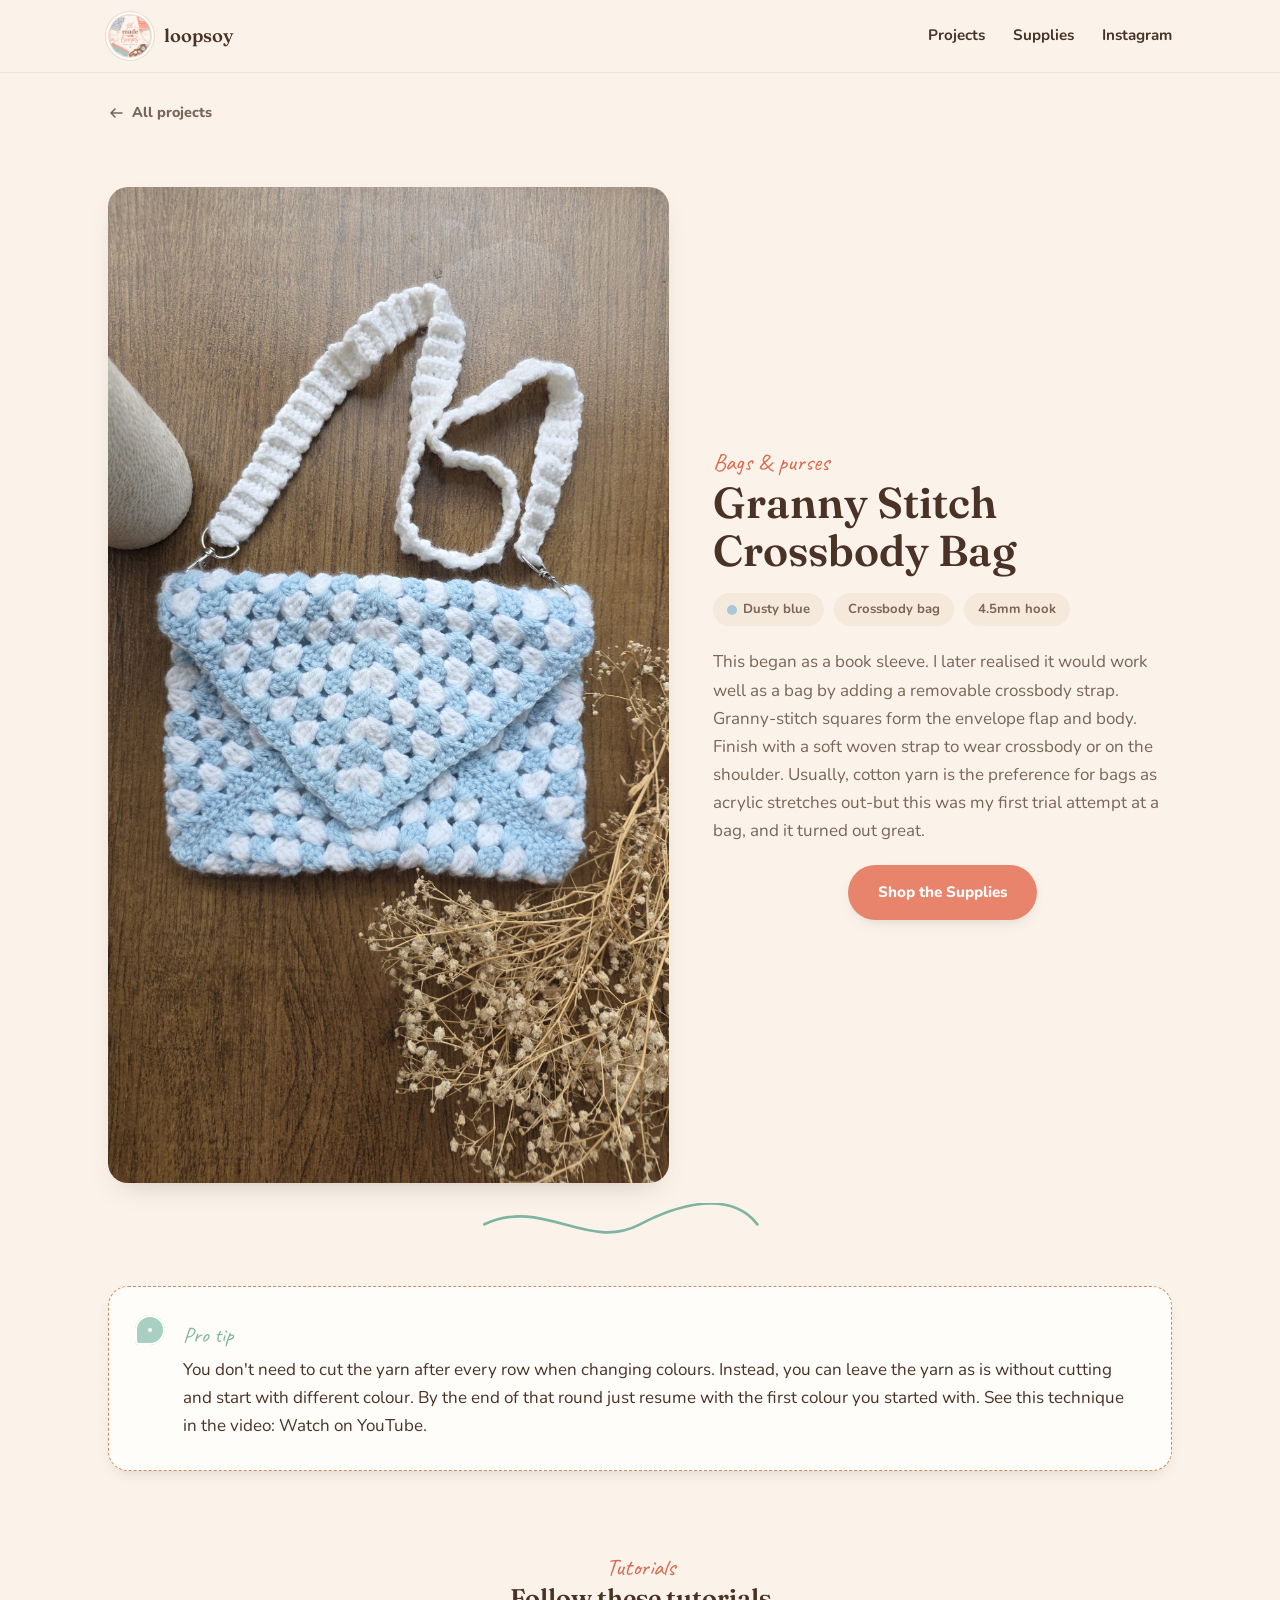
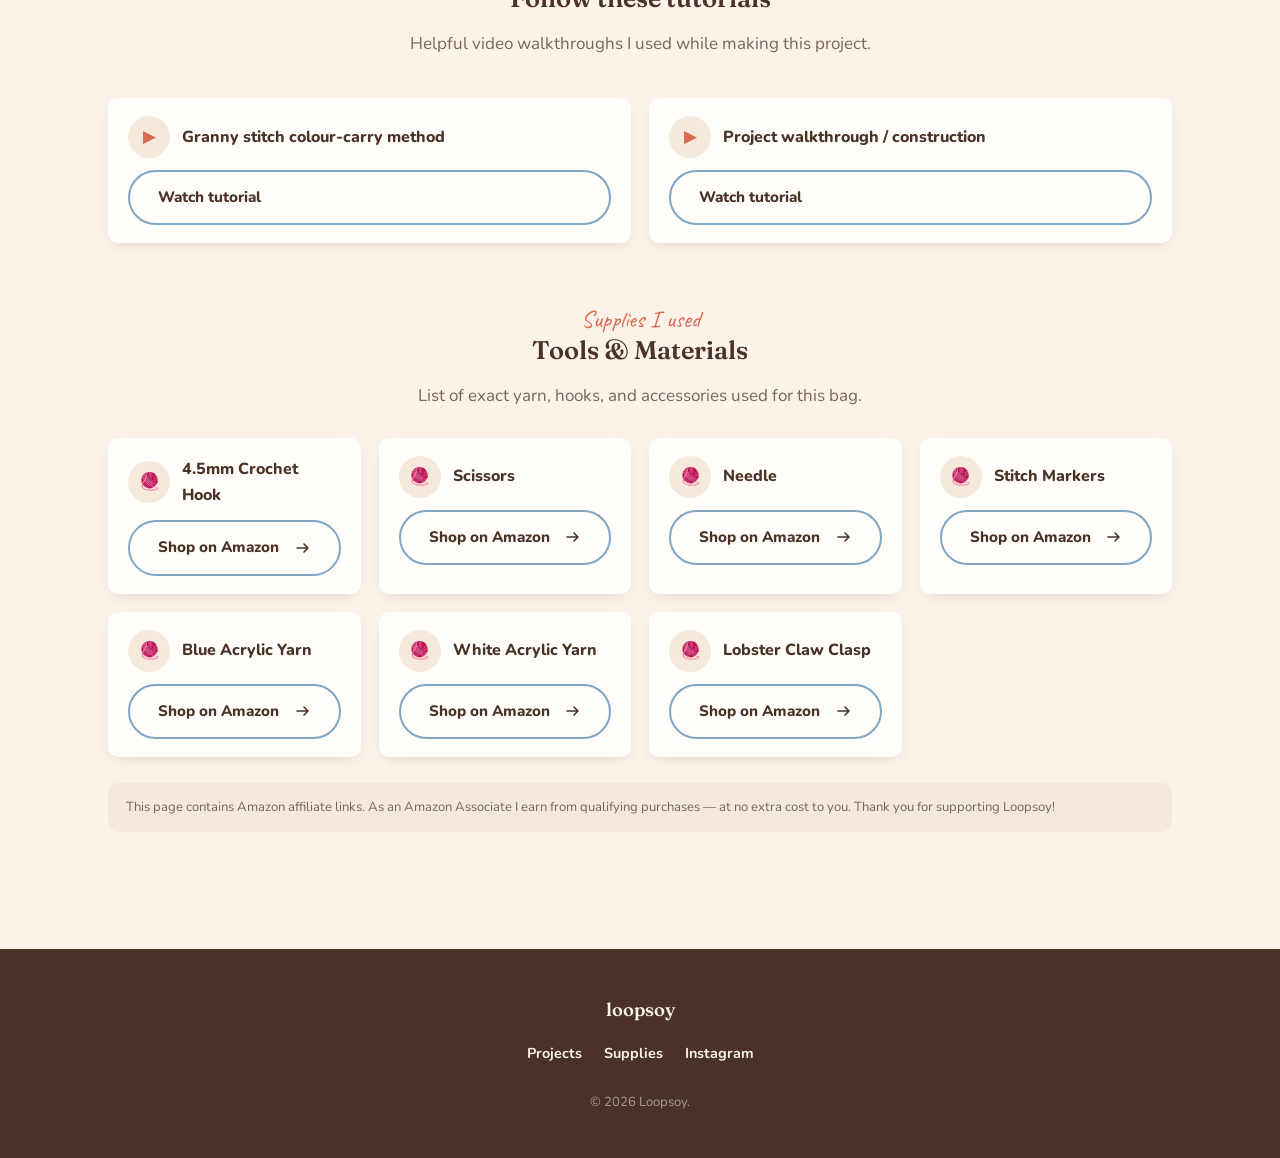
<file: projects/bags/granny-stitch-crossbody-bag.html>
<!DOCTYPE html>
<html lang="en">
<head>
<meta charset="UTF-8">
<meta name="viewport" content="width=device-width, initial-scale=1.0">
<title>Granny Stitch Crossbody Bag Pattern &amp; Tools | Made with Loops</title>
<meta name="description" content="How I made this blue and white granny stitch crochet crossbody bag, plus my pro stitching tip and the exact yarn, hook, and notions I used — with shoppable links.">
<meta name="keywords" content="granny stitch crossbody bag, crochet bag pattern, crochet crossbody bag, granny square bag, crochet supplies">
<link rel="canonical" href="https://www.madewithloops.com/granny-stitch-crossbody-bag.html">

<meta property="og:type" content="article">
<meta property="og:title" content="Granny Stitch Crossbody Bag | Made with Loops">
<meta property="og:description" content="My pro tip and the exact yarn, hook, and notions used for this granny stitch crochet crossbody bag.">
<meta property="og:image" content="https://www.madewithloops.com/images/granny-stitch-bag.jpg">
<meta property="og:url" content="https://www.madewithloops.com/granny-stitch-crossbody-bag.html">
<meta name="twitter:card" content="summary_large_image">

<link rel="icon" type="image/png" sizes="32x32" href="images/favicon-32.png">
<link rel="icon" type="image/png" sizes="96x96" href="images/favicon.png">
<link rel="apple-touch-icon" href="images/apple-touch-icon.png">

<link rel="preconnect" href="https://fonts.googleapis.com">
<link rel="preconnect" href="https://fonts.gstatic.com" crossorigin>
<link href="https://fonts.googleapis.com/css2?family=Fraunces:opsz,wght@9..144,500;9..144,600&family=Caveat:wght@600&family=Nunito:wght@400;700;800&display=swap" rel="stylesheet">

<link rel="stylesheet" href="../../style.css">

<script type="application/ld+json">
{
  "@context": "https://schema.org",
  "@type": "HowTo",
  "name": "Granny Stitch Crossbody Bag",
  "description": "A blue and white granny stitch crochet crossbody bag with an envelope flap and a woven crossbody strap.",
  "image": "https://www.madewithloops.com/images/granny-stitch-bag.jpg",
  "totalTime": "PT6H",
  "step": [
    {
      "@type": "HowToStep",
      "name": "Crochet the granny stitch panels",
      "text": "Work granny stitch squares in blue and white acrylic yarn, then join them into the front flap and body panels of the bag."
    },
    {
      "@type": "HowToStep",
      "name": "Assemble and add the strap",
      "text": "Seam the panels into the envelope-style bag, attach the lobster claw clasps, and add the woven crossbody strap."
    }
  ],
  "tool": [
    { "@type": "HowToTool", "name": "4.5mm Crochet Hook" },
    { "@type": "HowToTool", "name": "Stitch Markers" },
    { "@type": "HowToTool", "name": "Scissors" }
  ],
  "supply": [
    { "@type": "HowToSupply", "name": "Blue Acrylic Yarn" },
    { "@type": "HowToSupply", "name": "White Acrylic Yarn" },
    { "@type": "HowToSupply", "name": "Lobster Claw Clasp" }
  ]
}
</script>
</head>
<body>
<a class="skip-link" href="#main">Skip to content</a>

<div id="site-header"></div>

<main id="main">
  <div class="container">
    <div style="padding-top:28px;">
      <a class="back-link" href="../../projects.html">
        <svg width="16" height="16" viewBox="0 0 16 16" fill="none"><path d="M14 8H3M7 4L3 8l4 4" stroke="currentColor" stroke-width="1.6" stroke-linecap="round" stroke-linejoin="round"/></svg>
        All projects
      </a>
    </div>

    <article>
      <div class="project-hero">
        <div class="photo">
          <img src="../../images/bags/granny-stitch-bag.jpg" alt="Finished blue and white granny stitch crochet crossbody bag with woven strap, laid on a wooden tray with dried flowers" width="1600" height="2841" loading="eager">
        </div>
        <div class="project-info">
          <span class="eyebrow">Bags &amp; purses</span>
          <h1>Granny Stitch Crossbody Bag</h1>
          <div class="pill-row">
            <span class="pill"><span class="dot" style="background:#A9C6DC"></span>Dusty blue</span>
            <span class="pill">Crossbody bag</span>
            <span class="pill">4.5mm hook</span>
          </div>
          <p class="desc">
            This began as a book sleeve. I later realised it would work
            well as a bag by adding a removable crossbody strap. Granny-stitch
            squares form the envelope flap and body. Finish with a soft woven
            strap to wear crossbody or on the shoulder. Usually, cotton yarn is the preference for bags as acrylic stretches out-but this was my first trial attempt at a bag, and it turned out great. 
          </p>
          <div style="text-align:center; margin-top:14px;">
            <a class="btn btn-primary" href="#tools">Shop the Supplies</a>
          </div>
        </div>
      </div>

      <svg class="yarn-divider" viewBox="0 0 300 40" fill="none" xmlns="http://www.w3.org/2000/svg" aria-hidden="true">
        <path d="M4 20 C 60 -6, 100 46, 150 20 S 240 -6, 260 20" stroke="currentColor" stroke-width="2.5" stroke-linecap="round" style="color:var(--mint-deep)"/>
      </svg>

      <section class="section" style="padding-top:32px;">
        <div class="pro-tip reveal">
          <span class="label">Pro tip</span>
          <p>
            You don't need to cut the yarn after every row when changing colours.
            Instead, you can leave the yarn as is without cutting and start with different colour. By the end of that round just resume with the first colour you started with. 
            See this technique in the video:
            <a href="https://youtu.be/zr-kdHHDbxw?si=0vUVn36DO8VfcBbx" target="_blank" rel="noopener">Watch on YouTube</a>.
          </p>
        </div>
      </section>

      <section class="section" style="padding-top:12px;">
        <div class="section-head">
          <span class="eyebrow">Tutorials</span>
          <h2>Follow these tutorials</h2>
          <p>Helpful video walkthroughs I used while making this project.</p>
        </div>

        <div class="tools-grid">
          <div class="tool-card">
            <div class="top"><span class="icon">▶</span><span class="name">Granny stitch colour-carry method</span></div>
            <a class="btn btn-shop" href="https://youtu.be/zr-kdHHDbxw?si=0vUVn36DO8VfcBbx" target="_blank" rel="noopener">Watch tutorial</a>
          </div>

          <div class="tool-card">
            <div class="top"><span class="icon">▶</span><span class="name">Project walkthrough / construction</span></div>
            <a class="btn btn-shop" href="https://youtu.be/d39mlAc1sTs?si=LZsZdzeXdQwUNM6f" target="_blank" rel="noopener">Watch tutorial</a>
          </div>
        </div>
      </section>

      <section class="section" id="tools" style="padding-top:0;">
        <div class="section-head" style="margin-bottom:28px;">
          <span class="eyebrow">Supplies I used</span>
          <h2>Tools &amp; Materials</h2>
          <p>List of exact yarn, hooks, and accessories used for this bag.</p>
        </div>
        <div class="tools-grid" data-project="granny-stitch-crossbody-bag"></div>

        <p class="disclosure">
          This page contains Amazon affiliate links. As an Amazon Associate I earn from qualifying purchases — at no extra cost to you. Thank you for supporting Loopsoy!
        </p>
      </section>
    </article>
  </div>
</main>

<div id="site-footer"></div>

<script src="../../scripts.js"></script>
</body>
</html>
</file>
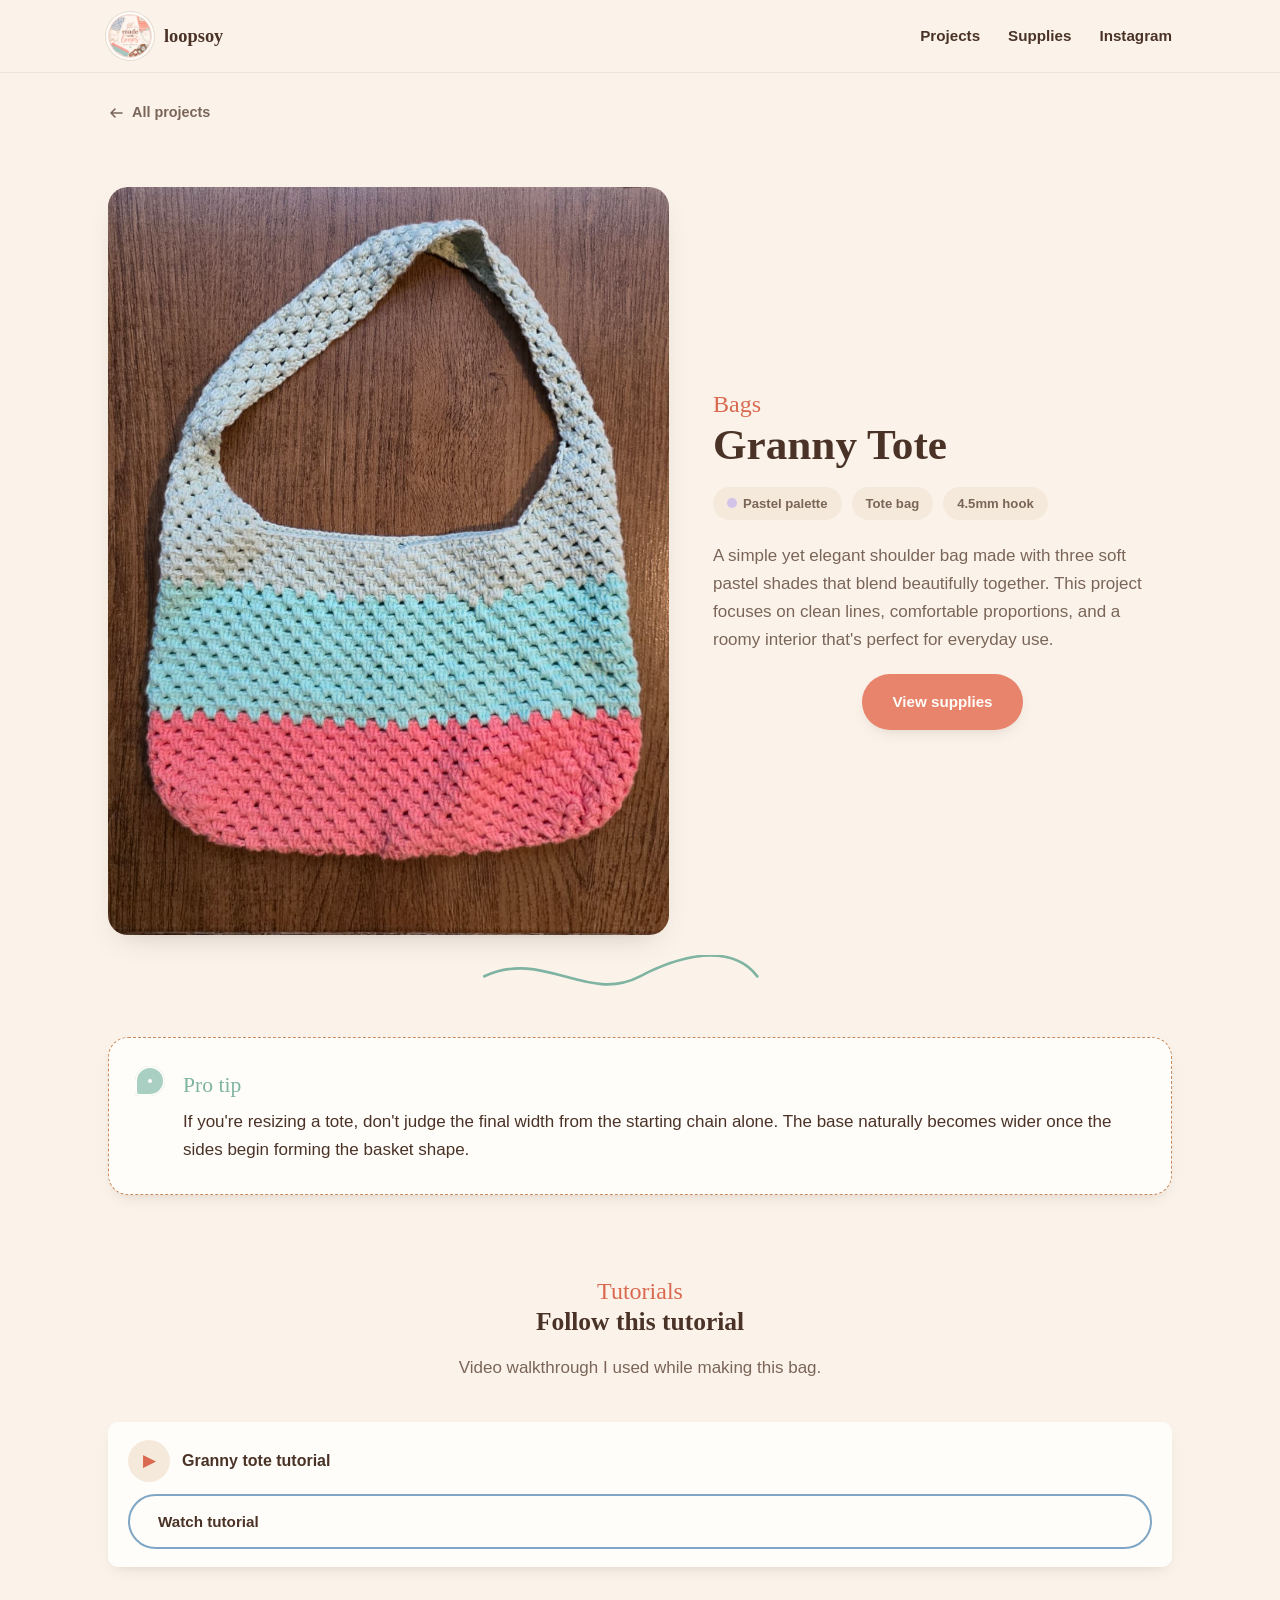
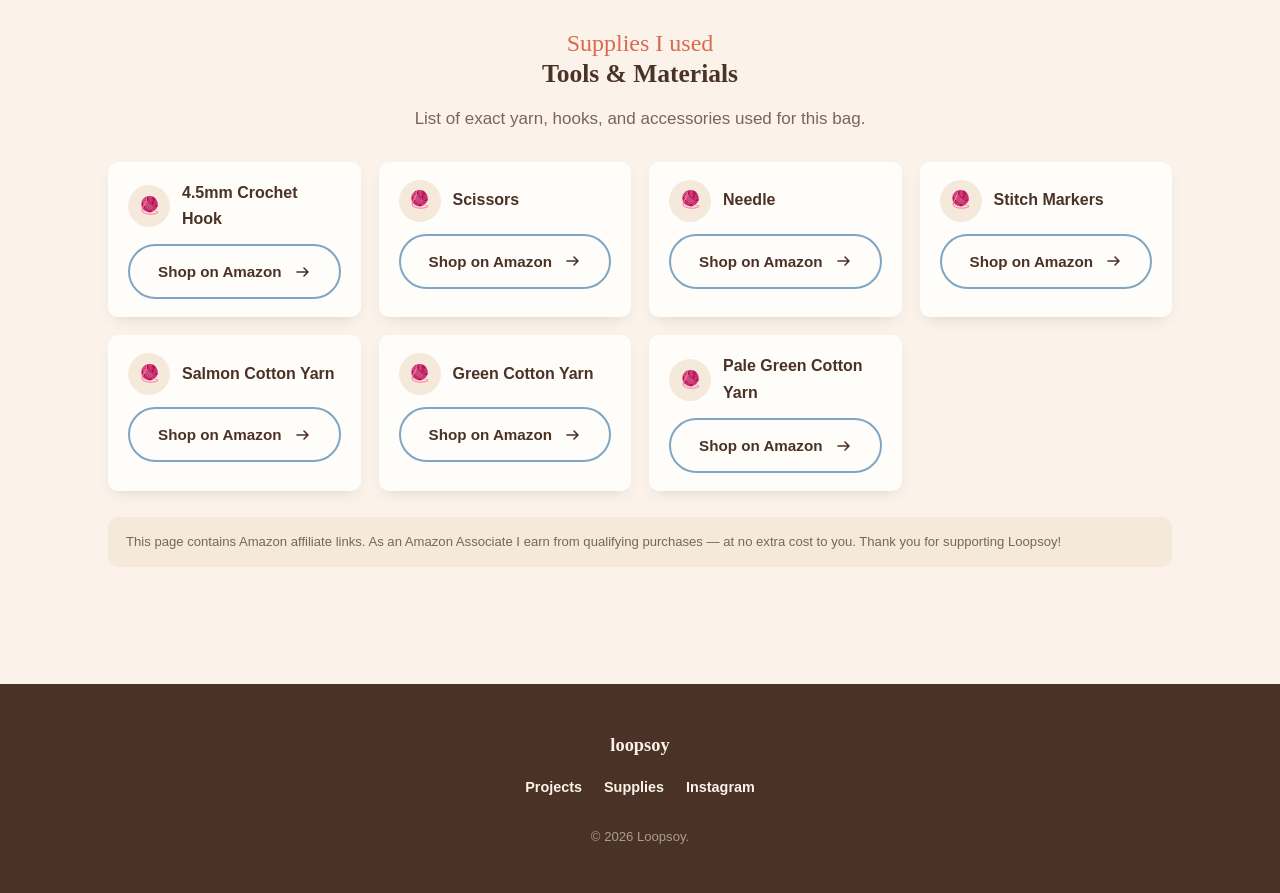
<file: projects/bags/granny-tote.html>
<!DOCTYPE html>
<html lang="en">
<head>
<meta charset="UTF-8">
<meta name="viewport" content="width=device-width, initial-scale=1.0">
<title>Granny Tote | Loopsoy</title>
<meta name="description" content="A pastel shoulder bag with a roomy interior, elegant colour blending, and a wide comfortable strap.">
<link rel="stylesheet" href="../../style.css">
</head>
<body>
<a class="skip-link" href="#main">Skip to content</a>
<div id="site-header"></div>
<main id="main">
  <div class="container">
    <div style="padding-top:28px;">
      <a class="back-link" href="../../projects.html">
        <svg width="16" height="16" viewBox="0 0 16 16" fill="none"><path d="M14 8H3M7 4L3 8l4 4" stroke="currentColor" stroke-width="1.6" stroke-linecap="round" stroke-linejoin="round"/></svg>
        All projects
      </a>
    </div>
    <article>
      <div class="project-hero">
        <div class="photo">
          <img src="../../images/bags/granny-tote.jpeg" alt="Granny tote bag" width="1200" height="1200" loading="eager">
        </div>
        <div class="project-info">
          <span class="eyebrow">Bags</span>
          <h1>Granny Tote</h1>
          <div class="pill-row">
            <span class="pill"><span class="dot" style="background:#D2C3E8"></span>Pastel palette</span>
            <span class="pill">Tote bag</span>
            <span class="pill">4.5mm hook</span>
          </div>
          <p class="desc">A simple yet elegant shoulder bag made with three soft pastel shades that blend beautifully together. This project focuses on clean lines, comfortable proportions, and a roomy interior that's perfect for everyday use.</p>
          <div style="text-align:center; margin-top:14px;">
            <a class="btn btn-primary" href="#tools">View supplies</a>
          </div>
        </div>
      </div>
      <svg class="yarn-divider" viewBox="0 0 300 40" fill="none" xmlns="http://www.w3.org/2000/svg" aria-hidden="true">
        <path d="M4 20 C 60 -6, 100 46, 150 20 S 240 -6, 260 20" stroke="currentColor" stroke-width="2.5" stroke-linecap="round" style="color:var(--mint-deep)"/>
      </svg>
      <section class="section" style="padding-top:32px;">
        <div class="pro-tip reveal">
          <span class="label">Pro tip</span>
          <p>If you're resizing a tote, don't judge the final width from the starting chain alone. The base naturally becomes wider once the sides begin forming the basket shape.</p>
        </div>
      </section>
      <section class="section" style="padding-top:12px;">
        <div class="section-head">
          <span class="eyebrow">Tutorials</span>
          <h2>Follow this tutorial</h2>
          <p>Video walkthrough I used while making this bag.</p>
        </div>
        <div class="tools-grid">
          <div class="tool-card">
            <div class="top"><span class="icon">▶</span><span class="name">Granny tote tutorial</span></div>
            <a class="btn btn-shop" href="https://youtu.be/CA0BMNUqTPQ?si=HzOhrjo7bkKhYNgy" target="_blank" rel="noopener">Watch tutorial</a>
          </div>
        </div>
      </section>
      <section class="section" id="tools" style="padding-top:0;">
        <div class="section-head" style="margin-bottom:28px;">
          <span class="eyebrow">Supplies I used</span>
          <h2>Tools &amp; Materials</h2>
          <p>List of exact yarn, hooks, and accessories used for this bag.</p>
        </div>
        <div class="tools-grid" data-project="granny-tote"></div>
        <p class="disclosure">
          This page contains Amazon affiliate links. As an Amazon Associate I earn from qualifying purchases — at no extra cost to you. Thank you for supporting Loopsoy!
        </p>
      </section>
    </article>
  </div>
</main>
<div id="site-footer"></div>
<script src="../../scripts.js"></script>
</body>
</html>
</file>
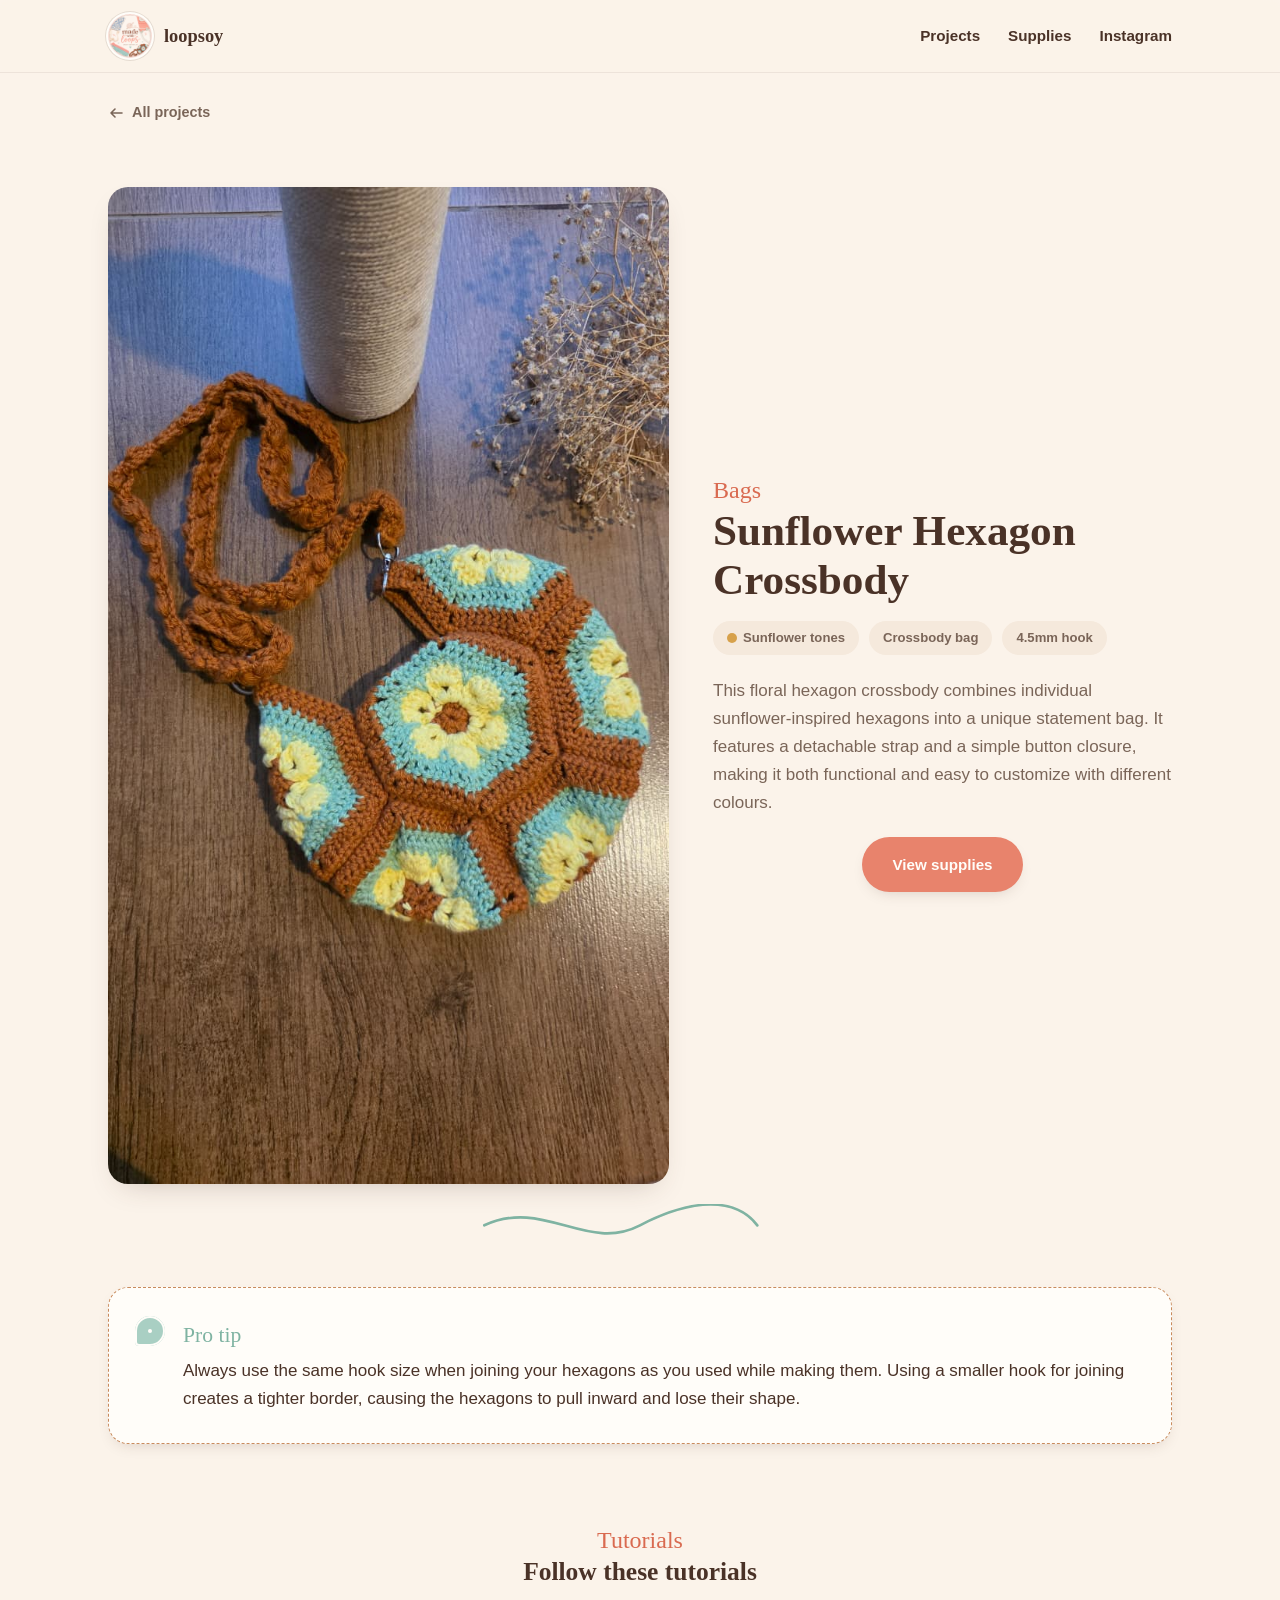
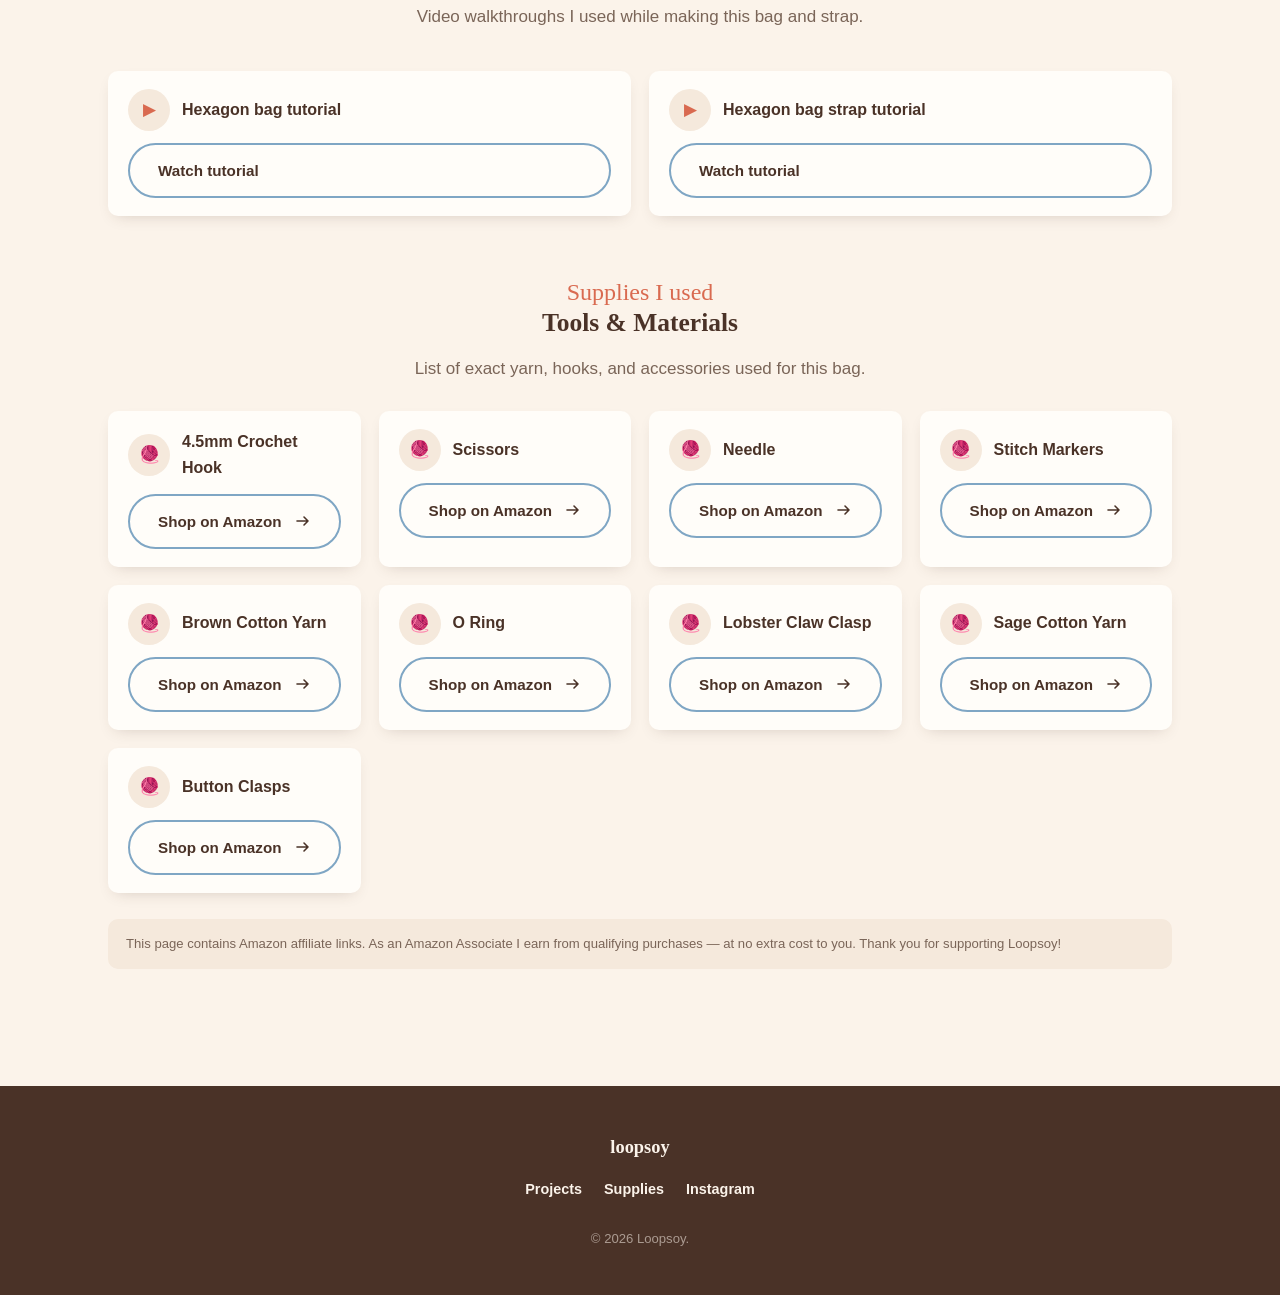
<file: projects/bags/hexagon-brown-bag.html>
<!DOCTYPE html>
<html lang="en">
<head>
<meta charset="UTF-8">
<meta name="viewport" content="width=device-width, initial-scale=1.0">
<title>Hexagon Brown Bag | Loopsoy</title>
<meta name="description" content="A sunflower-inspired hexagon crossbody bag with detachable strap and easy button closure.">
<link rel="stylesheet" href="../../style.css">
</head>
<body>
<a class="skip-link" href="#main">Skip to content</a>
<div id="site-header"></div>
<main id="main">
  <div class="container">
    <div style="padding-top:28px;">
      <a class="back-link" href="../../projects.html">
        <svg width="16" height="16" viewBox="0 0 16 16" fill="none"><path d="M14 8H3M7 4L3 8l4 4" stroke="currentColor" stroke-width="1.6" stroke-linecap="round" stroke-linejoin="round"/></svg>
        All projects
      </a>
    </div>
    <article>
      <div class="project-hero">
        <div class="photo">
          <img src="../../images/bags/hexagon-brown-bag.jpeg" alt="Hexagon brown bag" width="1200" height="1200" loading="eager">
        </div>
        <div class="project-info">
          <span class="eyebrow">Bags</span>
          <h1>Sunflower Hexagon Crossbody</h1>
          <div class="pill-row">
            <span class="pill"><span class="dot" style="background:#D7A14B"></span>Sunflower tones</span>
            <span class="pill">Crossbody bag</span>
            <span class="pill">4.5mm hook</span>
          </div>
          <p class="desc">This floral hexagon crossbody combines individual sunflower-inspired hexagons into a unique statement bag. It features a detachable strap and a simple button closure, making it both functional and easy to customize with different colours.</p>
          <div style="text-align:center; margin-top:14px;">
            <a class="btn btn-primary" href="#tools">View supplies</a>
          </div>
        </div>
      </div>
      <svg class="yarn-divider" viewBox="0 0 300 40" fill="none" xmlns="http://www.w3.org/2000/svg" aria-hidden="true">
        <path d="M4 20 C 60 -6, 100 46, 150 20 S 240 -6, 260 20" stroke="currentColor" stroke-width="2.5" stroke-linecap="round" style="color:var(--mint-deep)"/>
      </svg>
      <section class="section" style="padding-top:32px;">
        <div class="pro-tip reveal">
          <span class="label">Pro tip</span>
          <p>Always use the same hook size when joining your hexagons as you used while making them. Using a smaller hook for joining creates a tighter border, causing the hexagons to pull inward and lose their shape.</p>
        </div>
      </section>
      <section class="section" style="padding-top:12px;">
        <div class="section-head">
          <span class="eyebrow">Tutorials</span>
          <h2>Follow these tutorials</h2>
          <p>Video walkthroughs I used while making this bag and strap.</p>
        </div>
        <div class="tools-grid">
          <div class="tool-card">
            <div class="top"><span class="icon">▶</span><span class="name">Hexagon bag tutorial</span></div>
            <a class="btn btn-shop" href="https://youtu.be/ZwIv_Bp6z04?si=Ql-cXfbDsNbyZx2m" target="_blank" rel="noopener">Watch tutorial</a>
          </div>
          <div class="tool-card">
            <div class="top"><span class="icon">▶</span><span class="name">Hexagon bag strap tutorial</span></div>
            <a class="btn btn-shop" href="https://youtu.be/nUe_yaSKoDQ?si=gp8DfmgDZFRsP5MT" target="_blank" rel="noopener">Watch tutorial</a>
          </div>
        </div>
      </section>
      <section class="section" id="tools" style="padding-top:0;">
        <div class="section-head" style="margin-bottom:28px;">
          <span class="eyebrow">Supplies I used</span>
          <h2>Tools &amp; Materials</h2>
          <p>List of exact yarn, hooks, and accessories used for this bag.</p>
        </div>
        <div class="tools-grid" data-project="hexagon-brown-bag"></div>
        <p class="disclosure">
          This page contains Amazon affiliate links. As an Amazon Associate I earn from qualifying purchases — at no extra cost to you. Thank you for supporting Loopsoy!
        </p>
      </section>
    </article>
  </div>
</main>
<div id="site-footer"></div>
<script src="../../scripts.js"></script>
</body>
</html>
</file>
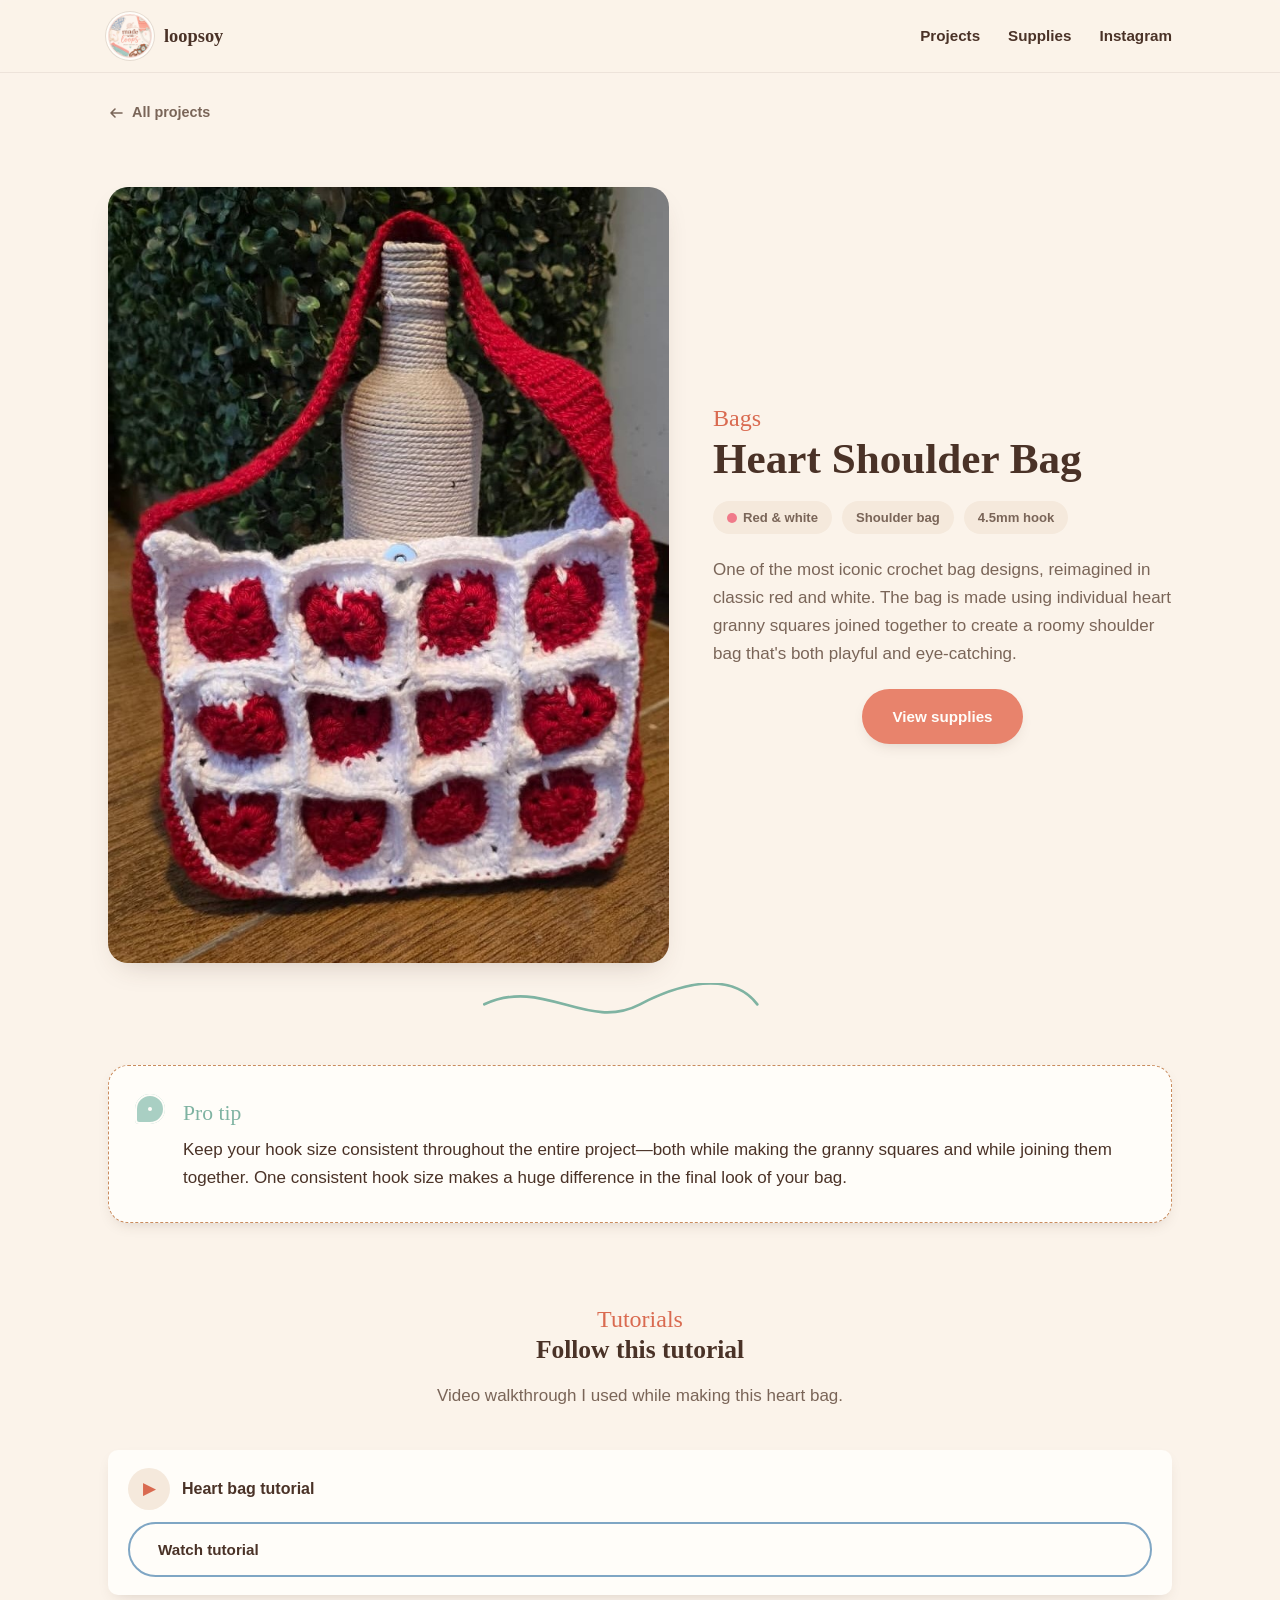
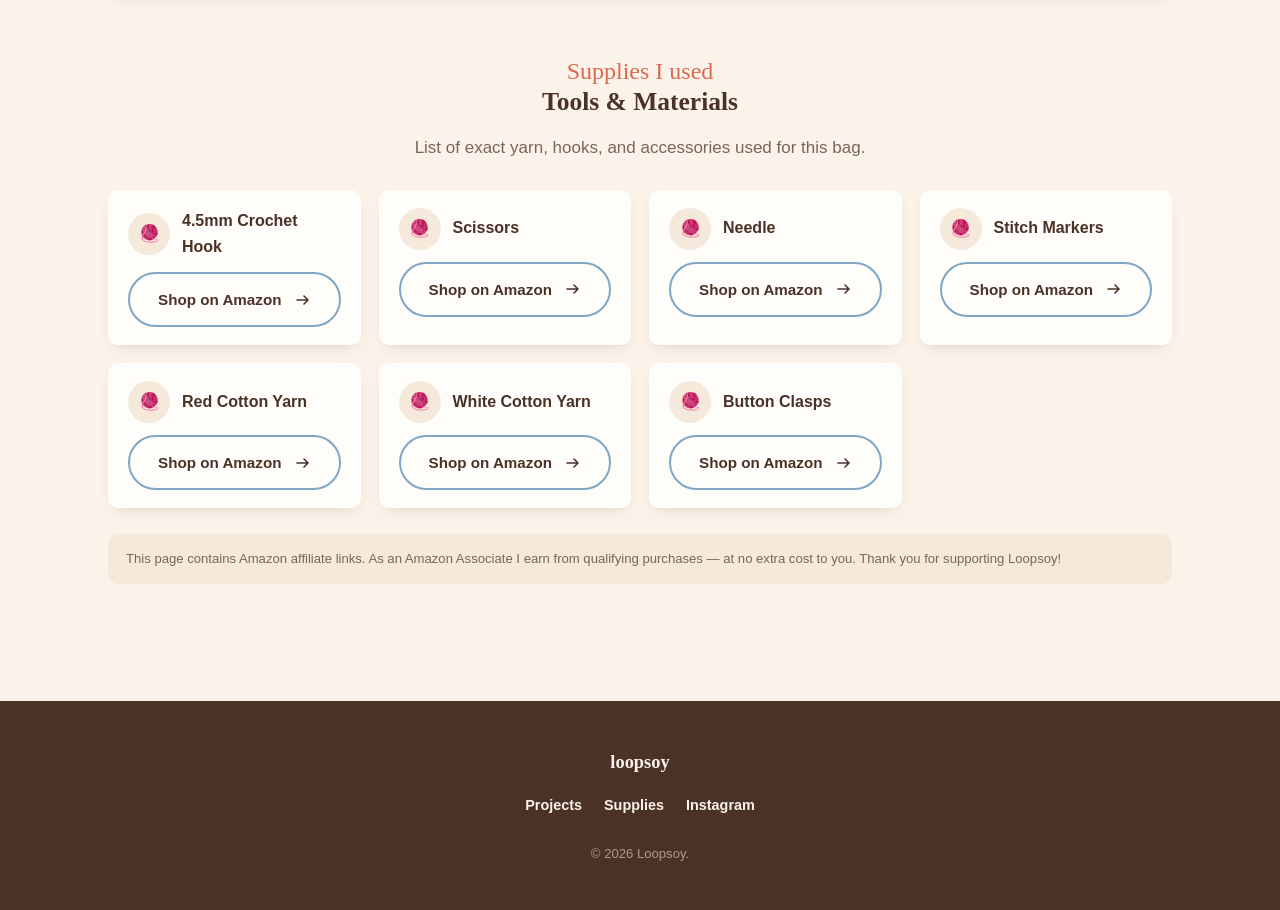
<file: projects/bags/red-heart-shoulder-bag.html>
<!DOCTYPE html>
<html lang="en">
<head>
<meta charset="UTF-8">
<meta name="viewport" content="width=device-width, initial-scale=1.0">
<title>Red Heart Shoulder Bag | Loopsoy</title>
<meta name="description" content="A red and white heart granny bag joined into a playful, roomy shoulder bag.">
<link rel="stylesheet" href="../../style.css">
</head>
<body>
<a class="skip-link" href="#main">Skip to content</a>
<div id="site-header"></div>
<main id="main">
  <div class="container">
    <div style="padding-top:28px;">
      <a class="back-link" href="../../projects.html">
        <svg width="16" height="16" viewBox="0 0 16 16" fill="none"><path d="M14 8H3M7 4L3 8l4 4" stroke="currentColor" stroke-width="1.6" stroke-linecap="round" stroke-linejoin="round"/></svg>
        All projects
      </a>
    </div>
    <article>
      <div class="project-hero">
        <div class="photo">
          <img src="../../images/bags/heart-shoulder-bag.jpeg" alt="Red heart shoulder bag" width="1200" height="1200" loading="eager">
        </div>
        <div class="project-info">
          <span class="eyebrow">Bags</span>
          <h1>Heart Shoulder Bag</h1>
          <div class="pill-row">
            <span class="pill"><span class="dot" style="background:#F07A8A"></span>Red & white</span>
            <span class="pill">Shoulder bag</span>
            <span class="pill">4.5mm hook</span>
          </div>
          <p class="desc">One of the most iconic crochet bag designs, reimagined in classic red and white. The bag is made using individual heart granny squares joined together to create a roomy shoulder bag that's both playful and eye-catching.</p>
          <div style="text-align:center; margin-top:14px;">
            <a class="btn btn-primary" href="#tools">View supplies</a>
          </div>
        </div>
      </div>
      <svg class="yarn-divider" viewBox="0 0 300 40" fill="none" xmlns="http://www.w3.org/2000/svg" aria-hidden="true">
        <path d="M4 20 C 60 -6, 100 46, 150 20 S 240 -6, 260 20" stroke="currentColor" stroke-width="2.5" stroke-linecap="round" style="color:var(--mint-deep)"/>
      </svg>
      <section class="section" style="padding-top:32px;">
        <div class="pro-tip reveal">
          <span class="label">Pro tip</span>
          <p>Keep your hook size consistent throughout the entire project—both while making the granny squares and while joining them together. One consistent hook size makes a huge difference in the final look of your bag.</p>
        </div>
      </section>
      <section class="section" style="padding-top:12px;">
        <div class="section-head">
          <span class="eyebrow">Tutorials</span>
          <h2>Follow this tutorial</h2>
          <p>Video walkthrough I used while making this heart bag.</p>
        </div>
        <div class="tools-grid">
          <div class="tool-card">
            <div class="top"><span class="icon">▶</span><span class="name">Heart bag tutorial</span></div>
            <a class="btn btn-shop" href="https://youtu.be/Z89sZgfEA30?si=gf-oDcOzz24EYoIb" target="_blank" rel="noopener">Watch tutorial</a>
          </div>
        </div>
      </section>
      <section class="section" id="tools" style="padding-top:0;">
        <div class="section-head" style="margin-bottom:28px;">
          <span class="eyebrow">Supplies I used</span>
          <h2>Tools &amp; Materials</h2>
          <p>List of exact yarn, hooks, and accessories used for this bag.</p>
        </div>
        <div class="tools-grid" data-project="red-heart-shoulder-bag"></div>
        <p class="disclosure">
          This page contains Amazon affiliate links. As an Amazon Associate I earn from qualifying purchases — at no extra cost to you. Thank you for supporting Loopsoy!
        </p>
      </section>     
    </article>
  </div>
</main>
<div id="site-footer"></div>
<script src="../../scripts.js"></script>
</body>
</html>
</file>
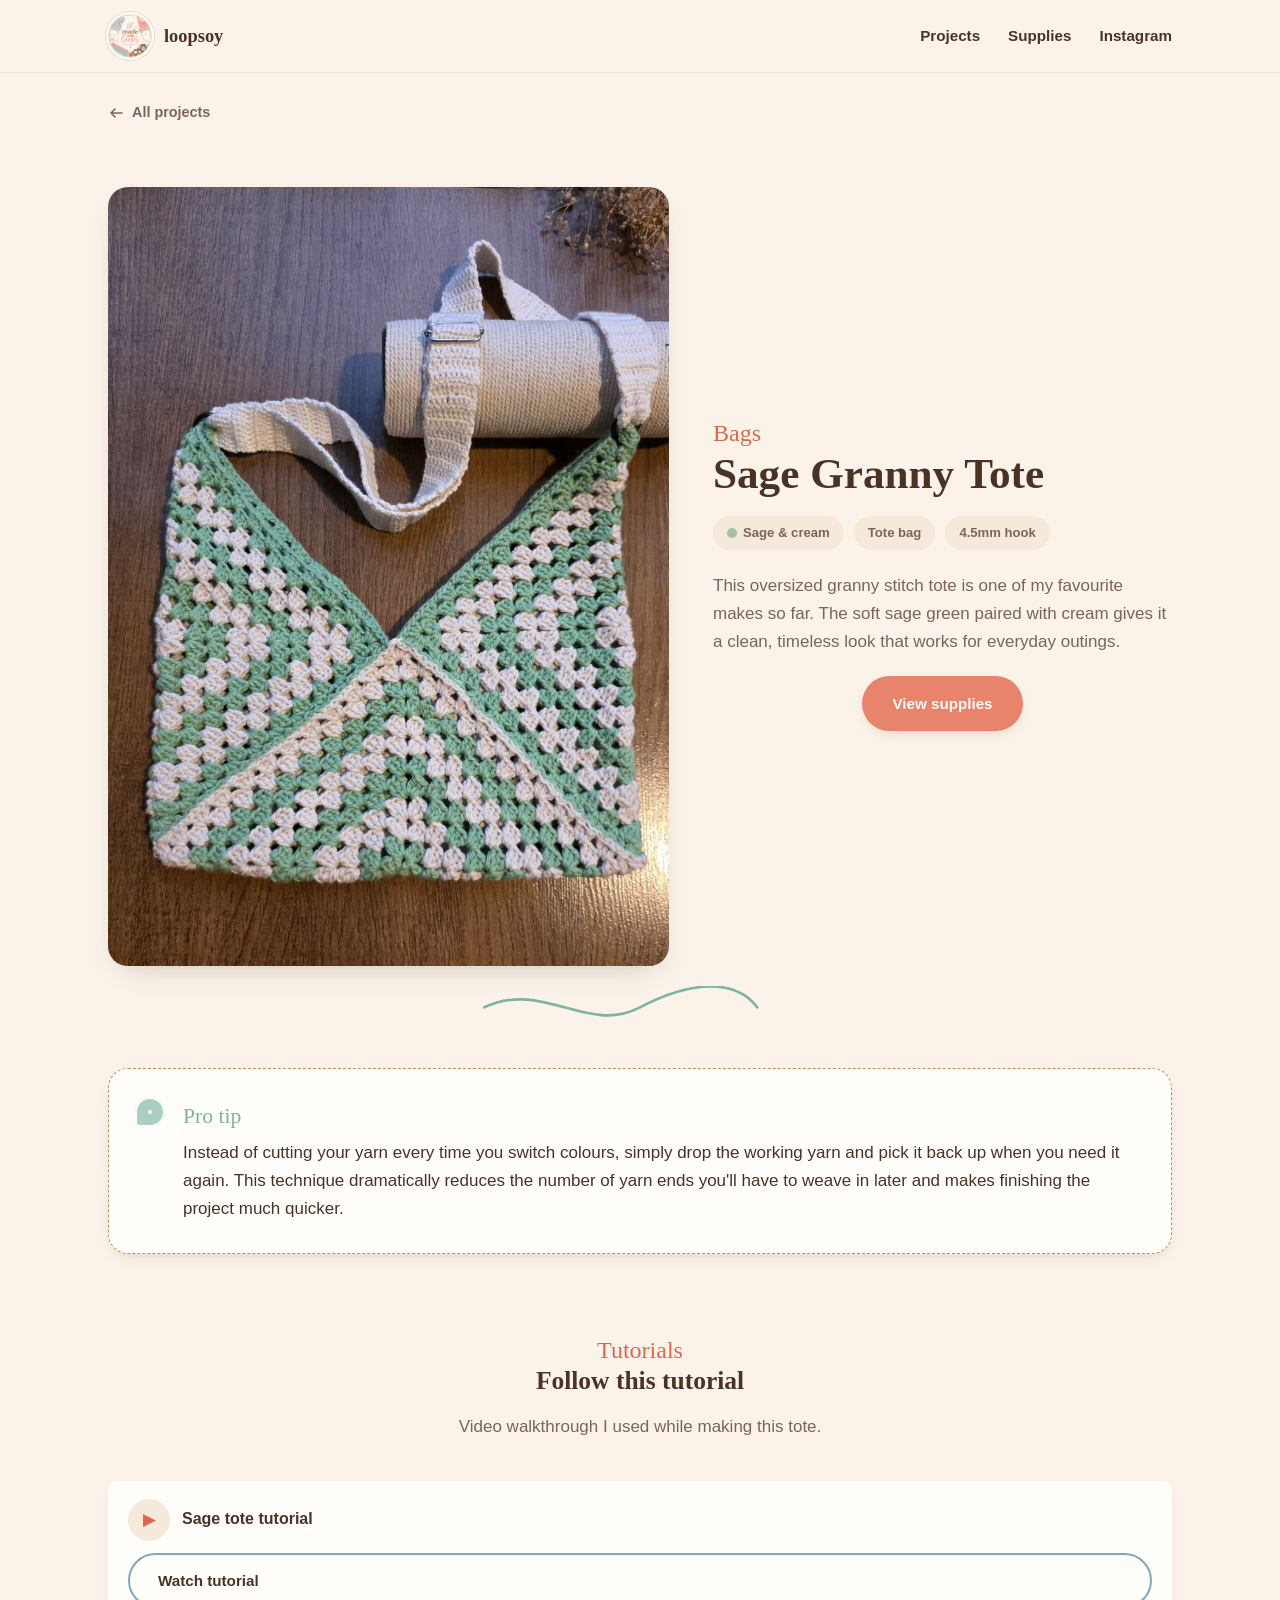
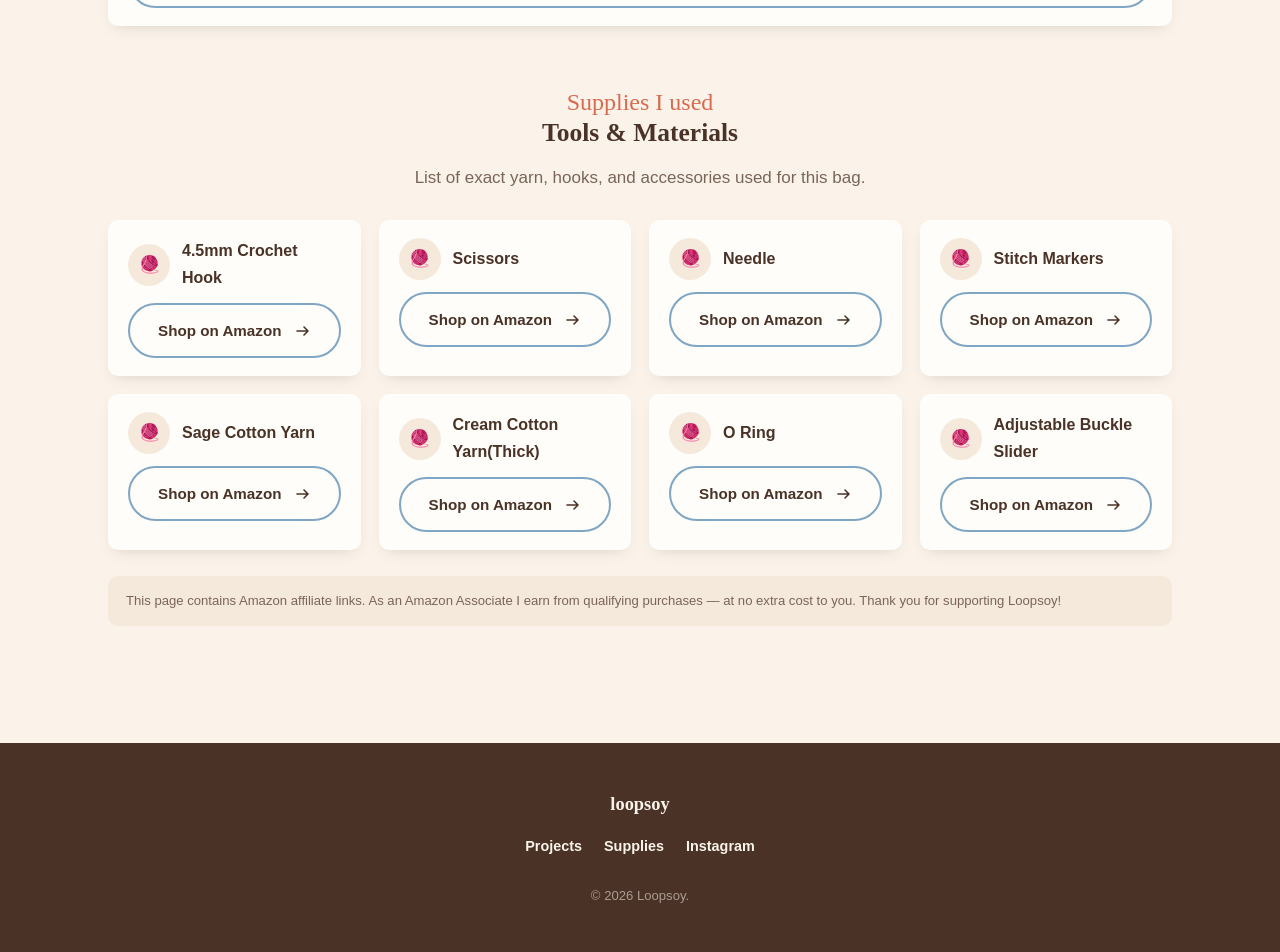
<file: projects/bags/sage-granny-tote.html>
<!DOCTYPE html>
<html lang="en">
<head>
<meta charset="UTF-8">
<meta name="viewport" content="width=device-width, initial-scale=1.0">
<title>Sage Granny Tote | Loopsoy</title>
<meta name="description" content="A soft green granny stitch tote with wide straps and a roomy everyday carry design.">
<link rel="stylesheet" href="../../style.css">
</head>
<body>
<a class="skip-link" href="#main">Skip to content</a>
<div id="site-header"></div>
<main id="main">
  <div class="container">
    <div style="padding-top:28px;">
      <a class="back-link" href="../../projects.html">
        <svg width="16" height="16" viewBox="0 0 16 16" fill="none"><path d="M14 8H3M7 4L3 8l4 4" stroke="currentColor" stroke-width="1.6" stroke-linecap="round" stroke-linejoin="round"/></svg>
        All projects
      </a>
    </div>
    <article>
      <div class="project-hero">
        <div class="photo">
          <img src="../../images/bags/sage-granny-tote.jpeg" alt="Sage granny tote bag" width="1200" height="1200" loading="eager">
        </div>
        <div class="project-info">
          <span class="eyebrow">Bags</span>
          <h1>Sage Granny Tote</h1>
          <div class="pill-row">
            <span class="pill"><span class="dot" style="background:#A8BFA6"></span>Sage & cream</span>
            <span class="pill">Tote bag</span>
            <span class="pill">4.5mm hook</span>
          </div>
          <p class="desc">This oversized granny stitch tote is one of my favourite makes so far. The soft sage green paired with cream gives it a clean, timeless look that works for everyday outings.</p>
          <div style="text-align:center; margin-top:14px;">
            <a class="btn btn-primary" href="#tools">View supplies</a>
          </div>
        </div>
      </div>
      <svg class="yarn-divider" viewBox="0 0 300 40" fill="none" xmlns="http://www.w3.org/2000/svg" aria-hidden="true">
        <path d="M4 20 C 60 -6, 100 46, 150 20 S 240 -6, 260 20" stroke="currentColor" stroke-width="2.5" stroke-linecap="round" style="color:var(--mint-deep)"/>
      </svg>
      <section class="section" style="padding-top:32px;">
        <div class="pro-tip reveal">
          <span class="label">Pro tip</span>
          <p>Instead of cutting your yarn every time you switch colours, simply drop the working yarn and pick it back up when you need it again. This technique dramatically reduces the number of yarn ends you'll have to weave in later and makes finishing the project much quicker.</p>
        </div>
      </section>
      <section class="section" style="padding-top:12px;">
        <div class="section-head">
          <span class="eyebrow">Tutorials</span>
          <h2>Follow this tutorial</h2>
          <p>Video walkthrough I used while making this tote.</p>
        </div>
        <div class="tools-grid">
          <div class="tool-card">
            <div class="top"><span class="icon">▶</span><span class="name">Sage tote tutorial</span></div>
            <a class="btn btn-shop" href="https://youtu.be/zr-kdHHDbxw?si=KZWzSC58r2k-xzt3" target="_blank" rel="noopener">Watch tutorial</a>
          </div>
        </div>
      </section>
      <section class="section" id="tools" style="padding-top:0;">
        <div class="section-head" style="margin-bottom:28px;">
          <span class="eyebrow">Supplies I used</span>
          <h2>Tools &amp; Materials</h2>
          <p>List of exact yarn, hooks, and accessories used for this bag.</p>
        </div>
        <div class="tools-grid" data-project="sage-granny-tote"></div>
        <p class="disclosure">
          This page contains Amazon affiliate links. As an Amazon Associate I earn from qualifying purchases — at no extra cost to you. Thank you for supporting Loopsoy!
        </p>
      </section>
    </article>
  </div>
</main>
<div id="site-footer"></div>
<script src="../../scripts.js"></script>
</body>
</html>
</file>
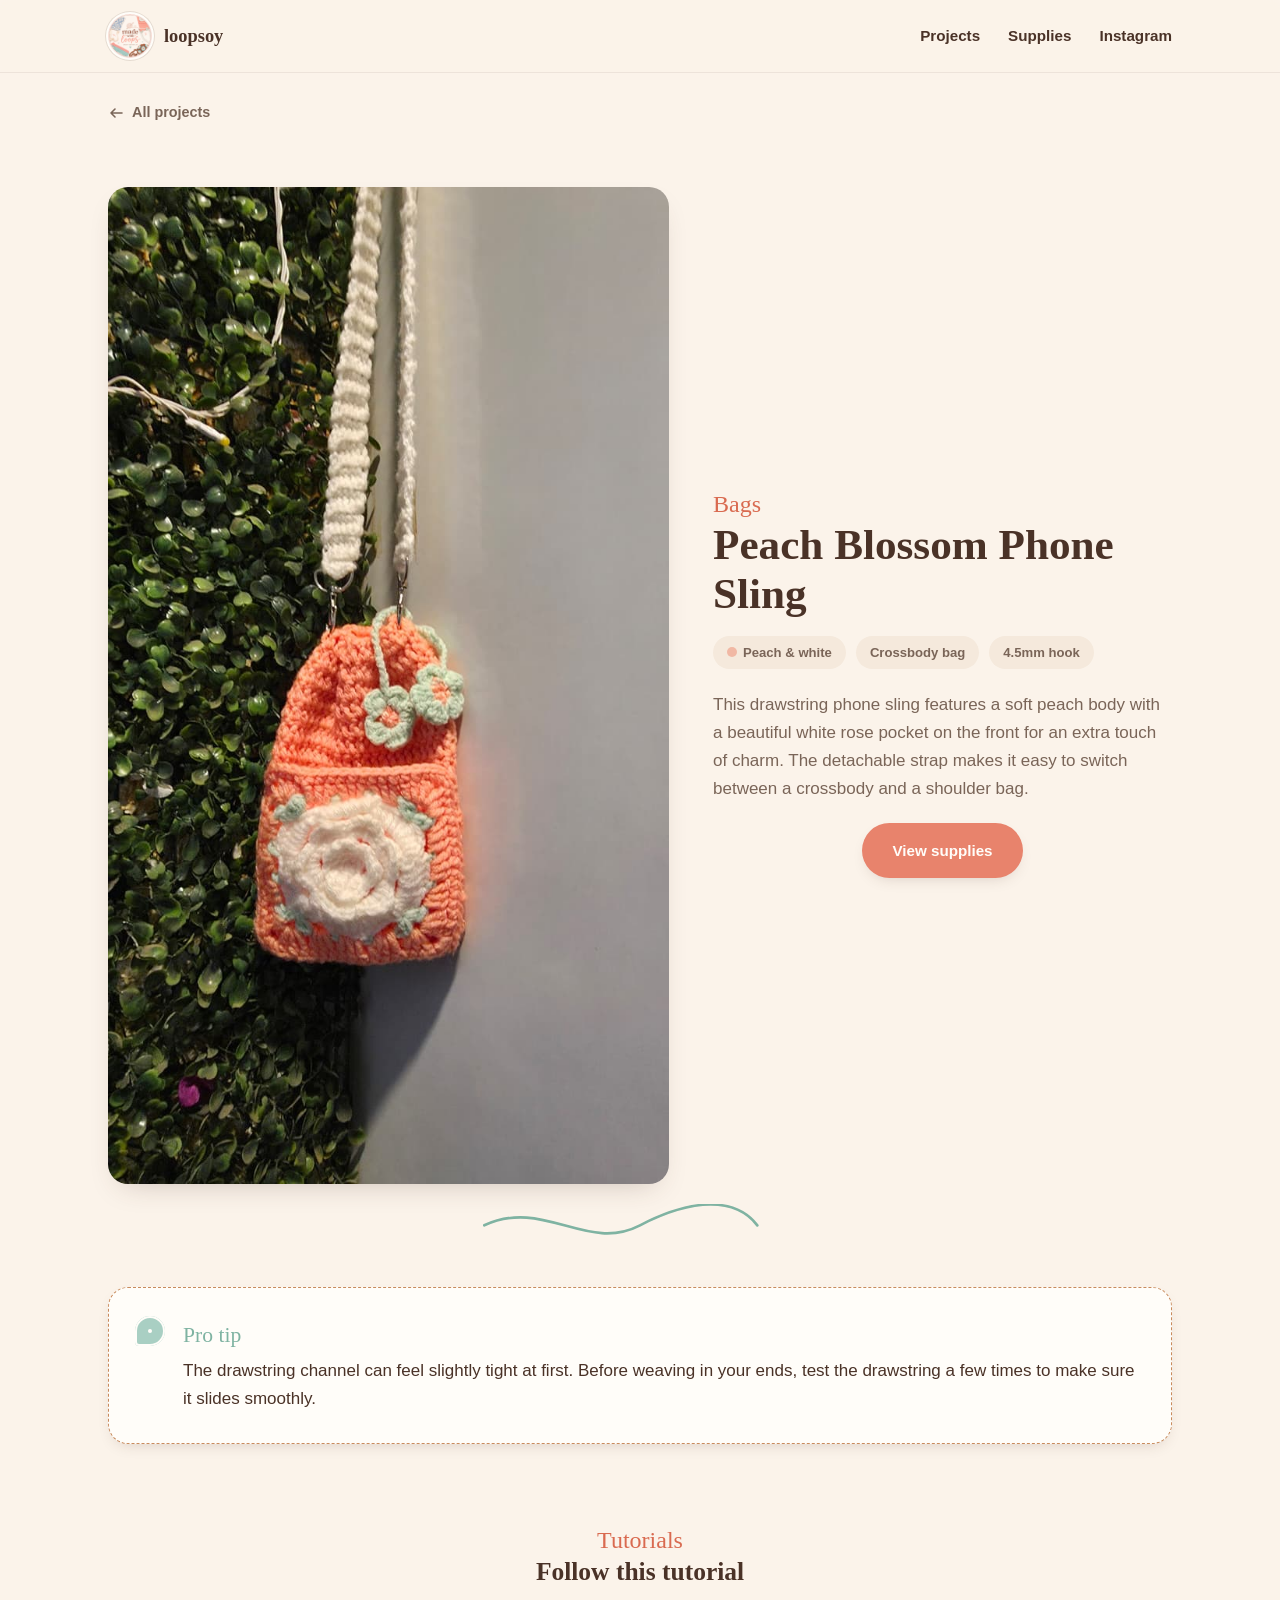
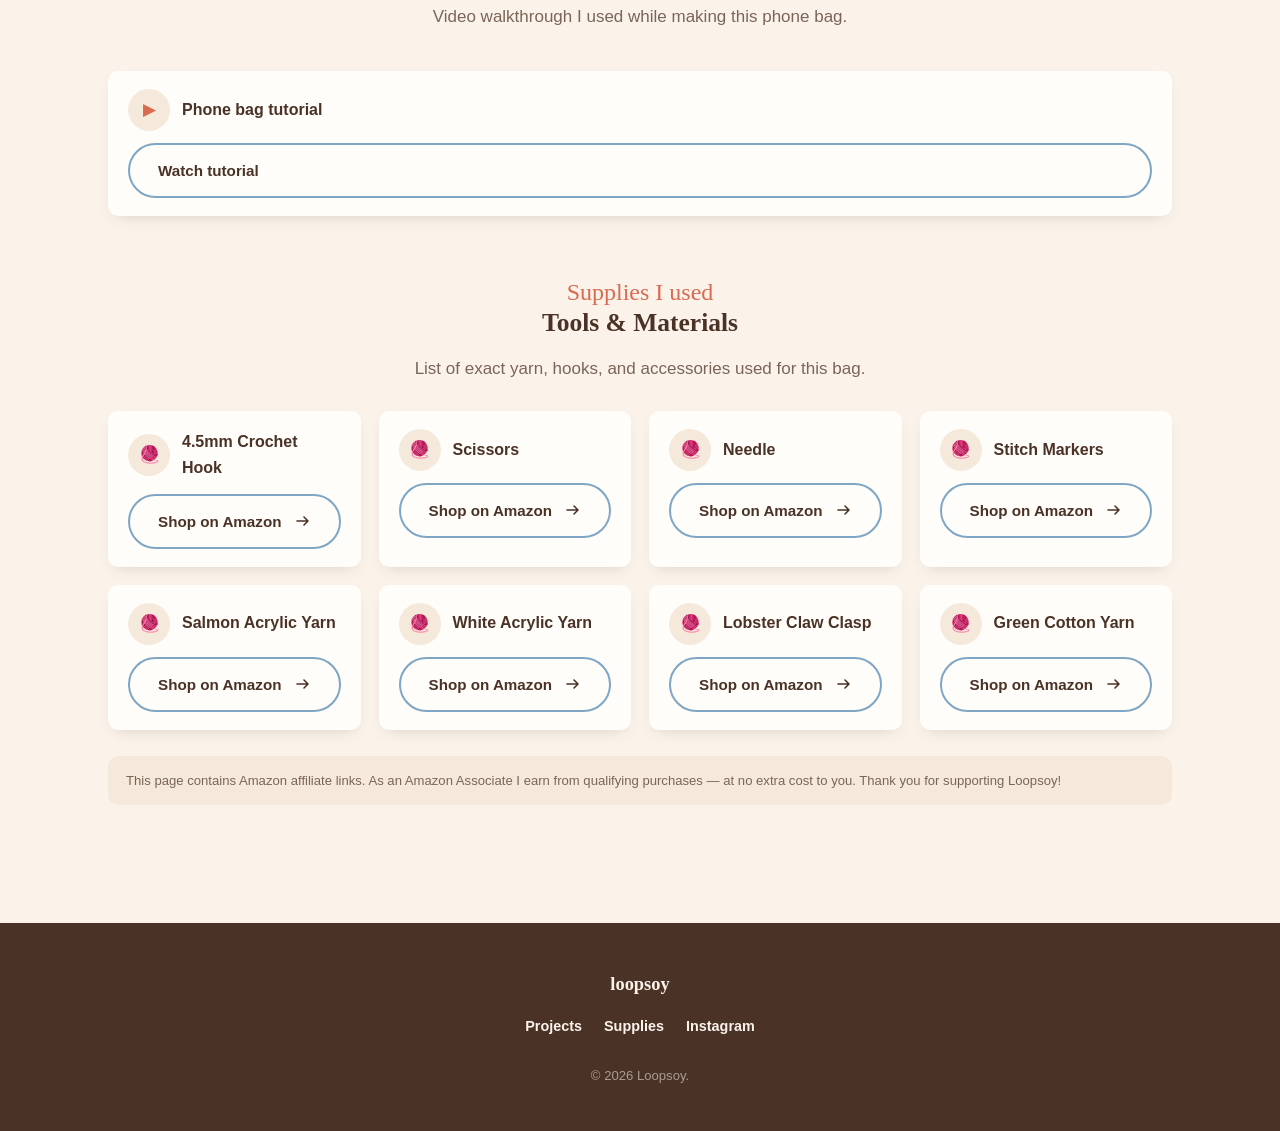
<file: projects/bags/salmon-phone-bag.html>
<!DOCTYPE html>
<html lang="en">
<head>
<meta charset="UTF-8">
<meta name="viewport" content="width=device-width, initial-scale=1.0">
<title>Salmon Phone Bag | Loopsoy</title>
<meta name="description" content="A peach blossom phone sling with a drawstring closure and white rose pocket detail.">
<link rel="stylesheet" href="../../style.css">
</head>
<body>
<a class="skip-link" href="#main">Skip to content</a>
<div id="site-header"></div>
<main id="main">
  <div class="container">
    <div style="padding-top:28px;">
      <a class="back-link" href="../../projects.html">
        <svg width="16" height="16" viewBox="0 0 16 16" fill="none"><path d="M14 8H3M7 4L3 8l4 4" stroke="currentColor" stroke-width="1.6" stroke-linecap="round" stroke-linejoin="round"/></svg>
        All projects
      </a>
    </div>
    <article>
      <div class="project-hero">
        <div class="photo">
          <img src="../../images/bags/salmon-phone-bag.jpeg" alt="Salmon phone bag" width="1200" height="1200" loading="eager">
        </div>
        <div class="project-info">
          <span class="eyebrow">Bags</span>
          <h1>Peach Blossom Phone Sling</h1>
          <div class="pill-row">
            <span class="pill"><span class="dot" style="background:#F1B8A4"></span>Peach & white</span>
            <span class="pill">Crossbody bag</span>
            <span class="pill">4.5mm hook</span>
          </div>
          <p class="desc">This drawstring phone sling features a soft peach body with a beautiful white rose pocket on the front for an extra touch of charm. The detachable strap makes it easy to switch between a crossbody and a shoulder bag.</p>
          <div style="text-align:center; margin-top:14px;">
            <a class="btn btn-primary" href="#tools">View supplies</a>
          </div>
        </div>
      </div>
      <svg class="yarn-divider" viewBox="0 0 300 40" fill="none" xmlns="http://www.w3.org/2000/svg" aria-hidden="true">
        <path d="M4 20 C 60 -6, 100 46, 150 20 S 240 -6, 260 20" stroke="currentColor" stroke-width="2.5" stroke-linecap="round" style="color:var(--mint-deep)"/>
      </svg>
      <section class="section" style="padding-top:32px;">
        <div class="pro-tip reveal">
          <span class="label">Pro tip</span>
          <p>The drawstring channel can feel slightly tight at first. Before weaving in your ends, test the drawstring a few times to make sure it slides smoothly.</p>
        </div>
      </section>
      <section class="section" style="padding-top:12px;">
        <div class="section-head">
          <span class="eyebrow">Tutorials</span>
          <h2>Follow this tutorial</h2>
          <p>Video walkthrough I used while making this phone bag.</p>
        </div>
        <div class="tools-grid">
          <div class="tool-card">
            <div class="top"><span class="icon">▶</span><span class="name">Phone bag tutorial</span></div>
            <a class="btn btn-shop" href="https://youtu.be/W0xKf_l4LGQ?si=kutDgowoQwIqov-x" target="_blank" rel="noopener">Watch tutorial</a>
          </div>
        </div>
      </section>
      <section class="section" id="tools" style="padding-top:0;">
        <div class="section-head" style="margin-bottom:28px;">
          <span class="eyebrow">Supplies I used</span>
          <h2>Tools &amp; Materials</h2>
          <p>List of exact yarn, hooks, and accessories used for this bag.</p>
        </div>
        <div class="tools-grid" data-project="salmon-phone-bag"></div>
        <p class="disclosure">
          This page contains Amazon affiliate links. As an Amazon Associate I earn from qualifying purchases — at no extra cost to you. Thank you for supporting Loopsoy!
        </p>
      </section>
    </article>
  </div>
</main>
<div id="site-footer"></div>
<script src="../../scripts.js"></script>
</body>
</html>
</file>
<file: style.css>
/* =========================================================
   Made with Loops — brand stylesheet
   Palette pulled from the logo: dusty blue, blush coral,
   sage mint, warm cocoa ink, on a cream ground.
   ========================================================= */

:root{
  --cream:      #FBF3EA;
  --cream-2:    #F5E9DC;
  --ink:        #4A3227;
  --ink-soft:   #7A6558;
  --blue:       #A9C6DC;
  --blue-deep:  #7FA6C4;
  --coral:      #E8836C;
  --coral-deep: #D96A50;
  --mint:       #A9CFC3;
  --mint-deep:  #7FB3A2;
  --gold:       #C98B5D;
  --paper:      #FFFDF9;

  --serif: "Fraunces", "Iowan Old Style", Georgia, serif;
  --script: "Caveat", cursive;
  --sans:   "Nunito", -apple-system, BlinkMacSystemFont, "Segoe UI", sans-serif;

  --radius: 20px;
  --radius-sm: 10px;
  --shadow: 0 12px 30px -14px rgba(74, 50, 39, 0.28);
  --shadow-sm: 0 6px 16px -8px rgba(74, 50, 39, 0.25);
}

*, *::before, *::after{ box-sizing: border-box; }
html{ scroll-behavior: smooth; }
html:focus-within{ scroll-behavior: smooth; }

@media (prefers-reduced-motion: reduce){
  html{ scroll-behavior: auto; }
  *, *::before, *::after{
    animation-duration: 0.01ms !important;
    animation-iteration-count: 1 !important;
    transition-duration: 0.01ms !important;
    scroll-behavior: auto !important;
  }
}

body{
  margin: 0;
  background: var(--cream);
  color: var(--ink);
  font-family: var(--sans);
  font-size: 17px;
  line-height: 1.65;
  -webkit-font-smoothing: antialiased;
}

img{ max-width: 100%; display: block; }
a{ color: inherit; text-decoration: none; }

h1, h2, h3{
  font-family: var(--serif);
  font-weight: 600;
  line-height: 1.12;
  margin: 0 0 0.4em;
  color: var(--ink);
}

.eyebrow{
  font-family: var(--script);
  font-size: 1.5rem;
  color: var(--coral-deep);
  display: inline-block;
  margin-bottom: 0.15em;
  line-height: 1;
}

.container{
  max-width: 1120px;
  margin: 0 auto;
  padding: 0 28px;
}

/* ---------- Skip link (a11y) ---------- */
.skip-link{
  position: absolute;
  left: -999px;
  top: auto;
  background: var(--ink);
  color: var(--paper);
  padding: 12px 18px;
  border-radius: var(--radius-sm);
  z-index: 999;
}
.skip-link:focus{
  left: 16px;
  top: 16px;
}

/* ---------- Focus visibility ---------- */
a:focus-visible,
button:focus-visible{
  outline: 3px solid var(--gold);
  outline-offset: 3px;
  border-radius: 4px;
}

/* ---------- Nav ---------- */
.site-nav{
  position: sticky;
  top: 0;
  z-index: 50;
  background: rgba(251, 243, 234, 0.88);
  backdrop-filter: saturate(160%) blur(8px);
  border-bottom: 1px solid rgba(74, 50, 39, 0.08);
}
.site-nav .container{
  display: flex;
  align-items: center;
  justify-content: space-between;
  padding-top: 14px;
  padding-bottom: 14px;
}
.brand{
  display: flex;
  align-items: center;
  gap: 12px;
}
.brand img{
  width: 44px;
  height: 44px;
  border-radius: 50%;
  box-shadow: 0 0 0 2px var(--paper), 0 0 0 3px rgba(74,50,39,0.12);
}
.brand-word{
  font-family: var(--serif);
  font-size: 1.15rem;
  font-weight: 600;
}
.brand-word span{
  font-family: var(--script);
  color: var(--coral-deep);
  font-size: 1.3rem;
  margin-left: 2px;
}
.nav-links{
  display: flex;
  gap: 28px;
  list-style: none;
  margin: 0;
  padding: 0;
  font-weight: 700;
  font-size: 0.95rem;
}
.nav-links a{
  position: relative;
  padding-bottom: 4px;
}
.nav-links a::after{
  content: "";
  position: absolute;
  left: 0; right: 100%;
  bottom: 0;
  height: 2px;
  background: var(--coral);
  transition: right 0.25s ease;
}
.nav-links a:hover::after,
.nav-links a:focus-visible::after{ right: 0; }

/* ---------- Yarn divider (signature element) ---------- */
.yarn-divider{
  display: block;
  width: 100%;
  max-width: 320px;
  height: auto;
  margin: 0 auto;
  color: var(--coral);
}

/* ---------- Hero ---------- */
.hero{
  padding: 76px 0 56px;
  text-align: center;
}
.hero .logo-mark{
  width: 128px;
  height: 128px;
  border-radius: 50%;
  margin: 0 auto 20px;
  box-shadow: var(--shadow);
}
.hero h1{
  font-size: clamp(2.4rem, 6vw, 3.6rem);
  margin-bottom: 0.25em;
}
.hero h1 .script{
  font-family: var(--script);
  color: var(--coral-deep);
  font-weight: 400;
  font-size: 1.25em;
  display: inline-block;
  transform: rotate(-2deg);
}
.hero .tagline{
  font-weight: 800;
  letter-spacing: 0.14em;
  text-transform: uppercase;
  font-size: 0.8rem;
  color: var(--mint-deep);
}
.hero .tagline .dot{ color: var(--coral); margin: 0 8px; }
.hero-copy{
  max-width: 620px;
  margin: 28px auto 0;
  color: var(--ink-soft);
  font-size: 1.08rem;
}

/* ---------- Buttons ---------- */
.btn{
  display: inline-flex;
  align-items: center;
  gap: 8px;
  padding: 13px 28px;
  border-radius: 999px;
  font-weight: 800;
  font-size: 0.95rem;
  border: 2px solid transparent;
  cursor: pointer;
  transition: transform 0.18s ease, box-shadow 0.18s ease, background 0.18s ease;
}
.btn:hover{ transform: translateY(-2px); }
.btn-primary{
  background: var(--coral);
  color: var(--paper);
  box-shadow: var(--shadow-sm);
}
.btn-primary:hover{ background: var(--coral-deep); }
.btn-outline{
  background: transparent;
  border-color: var(--ink);
  color: var(--ink);
}
.btn-outline:hover{ background: var(--ink); color: var(--paper); }
.btn-shop{
  background: var(--paper);
  border-color: var(--blue-deep);
  color: var(--ink);
  width: 100%;
  justify-content: space-between;
}
.btn-shop:hover{ background: var(--blue); border-color: var(--blue-deep); }
.btn-shop svg{ flex-shrink: 0; }

.hero-actions{
  margin-top: 32px;
  display: flex;
  gap: 16px;
  justify-content: center;
  flex-wrap: wrap;
}

/* ---------- Section shell ---------- */
.section{ padding: 64px 0; }
.section-head{
  text-align: center;
  max-width: 640px;
  margin: 0 auto 40px;
}
.section-head p{ color: var(--ink-soft); }

.welcome{
  background: var(--paper);
  border-radius: var(--radius);
  box-shadow: var(--shadow);
  padding: 48px;
}
.welcome .container-inner{ max-width: 680px; margin: 0 auto; text-align: center; }

/* ---------- Project grid ---------- */
.project-grid{
  display: grid;
  grid-template-columns: repeat(auto-fit, minmax(270px, 1fr));
  gap: 30px;
}
.project-card{
  background: var(--paper);
  border-radius: var(--radius);
  overflow: hidden;
  box-shadow: var(--shadow-sm);
  transition: transform 0.25s ease, box-shadow 0.25s ease;
  opacity: 0;
  transform: translateY(18px);
  animation: rise 0.6s ease forwards;
}
@keyframes rise{ to{ opacity: 1; transform: translateY(0); } }
.project-card:hover{
  transform: translateY(-6px);
  box-shadow: var(--shadow);
}
.project-card .thumb{
  display: block;
  width: 100%;
  position: relative;
  aspect-ratio: 4 / 5;
  overflow: hidden;
}
.project-card .thumb img{
  display: block;
  width: 100%;
  height: 100%;
  object-fit: cover;
  object-position: center bottom;
  transition: transform 0.5s ease;
}
.project-card:hover .thumb img{ transform: scale(1.06); }
.project-card .thumb::after{
  /* folded-corner detail, echoes an envelope-flap crossbody bag */
  content: "";
  position: absolute;
  top: 0; right: 0;
  width: 0; height: 0;
  border-style: solid;
  border-width: 0 42px 42px 0;
  border-color: transparent var(--cream) transparent transparent;
}
.project-card .body{ padding: 22px 24px 26px; }
.project-card h3{ font-size: 1.25rem; margin-bottom: 6px; }
.project-card .desc{ color: var(--ink-soft); font-size: 0.95rem; margin-bottom: 14px; }
.swatches{ display: flex; align-items: center; gap: 6px; margin-bottom: 14px; }
.swatches .dot{
  width: 16px; height: 16px;
  border-radius: 50%;
  border: 2px solid var(--paper);
  box-shadow: 0 0 0 1px rgba(74,50,39,0.15);
}
.swatches .label{ font-size: 0.78rem; color: var(--ink-soft); margin-left: 4px; }
.card-link{
  font-weight: 800;
  font-size: 0.9rem;
  color: var(--coral-deep);
  display: inline-flex;
  align-items: center;
  gap: 6px;
}
.card-link svg{ transition: transform 0.2s ease; }
.project-card:hover .card-link svg{ transform: translateX(4px); }

/* ---------- Project detail hero ---------- */
.project-hero{
  display: grid;
  grid-template-columns: 1.1fr 0.9fr;
  gap: 44px;
  align-items: center;
  padding: 44px 0 20px;
}
@media (max-width: 860px){
  .project-hero{ grid-template-columns: 1fr; }
}
.project-hero .photo{
  border-radius: var(--radius);
  overflow: hidden;
  box-shadow: var(--shadow);
}

.project-hero .photo img{
  width: 100%; height: 100%;
  min-width: 100%; min-height: 100%;
  object-fit: cover;
  object-position: center bottom;
}
/* Prevent very tall images from dominating the viewport on small devices */
@media (max-width: 640px){
  .project-hero .photo img{ max-height: 56vh; height: auto; object-position: center bottom; }
}

/* Ensure project cards keep a natural preview height and thumbnails don't grow too tall on phones */
@media (max-width: 640px){
  .project-card .thumb,
  .photo-frame {
    aspect-ratio: 1 / 1;
  }
  .project-card .thumb img,
  .photo-frame img {
    width: 100%;
    height: 100%;
    object-position: center center;
  }
}

/* Ensure very tall images don't overflow on small screens */
@media (max-width: 860px){
  .project-hero .photo img{ height: auto; max-height: 70vh; object-fit: cover; }
}
.project-info h1{ font-size: clamp(2rem, 4.4vw, 2.7rem); }
.project-info .desc{ color: var(--ink-soft); margin: 14px 0 20px; }
.pill-row{ display: flex; gap: 10px; flex-wrap: wrap; margin-bottom: 22px; }
.pill{
  background: var(--cream-2);
  border-radius: 999px;
  padding: 6px 14px;
  font-size: 0.82rem;
  font-weight: 700;
  color: var(--ink-soft);
  display: inline-flex;
  align-items: center;
  gap: 6px;
}
.pill .dot{ width: 10px; height: 10px; border-radius: 50%; }

/* ---------- Pro tip callout ---------- */
.pro-tip{
  position: relative;
  background: var(--paper);
  border: 1px dashed var(--gold);
  border-radius: var(--radius);
  padding: 30px 32px 30px 74px;
  margin: 8px 0 8px;
  box-shadow: var(--shadow-sm);
}
.pro-tip::before{
  content: "";
  position: absolute;
  left: 26px; top: 28px;
  width: 30px; height: 30px;
  background: var(--mint);
  border-radius: 50% 50% 50% 4px;
  box-shadow: inset 0 0 0 2px var(--paper);
}
.pro-tip::after{
  /* stitch-marker pin dot */
  content: "";
  position: absolute;
  left: 39px; top: 41px;
  width: 4px; height: 4px;
  background: var(--paper);
  border-radius: 50%;
}
.pro-tip .label{
  font-family: var(--script);
  font-size: 1.35rem;
  color: var(--mint-deep);
  display: block;
  margin-bottom: 4px;
}
.pro-tip p{ margin: 0; }

/* ---------- Tools section ---------- */
.tools-grid{
  display: grid;
  grid-template-columns: repeat(auto-fit, minmax(240px, 1fr));
  gap: 18px;
}
.tool-card{
  background: var(--paper);
  border-radius: var(--radius-sm);
  padding: 18px 20px;
  box-shadow: var(--shadow-sm);
  display: flex;
  flex-direction: column;
  gap: 12px;
}
.tool-card .top{
  display: flex;
  align-items: center;
  gap: 12px;
}
.tool-card .icon{
  width: 42px; height: 42px;
  border-radius: 50%;
  background: var(--cream-2);
  display: flex;
  align-items: center;
  justify-content: center;
  flex-shrink: 0;
  color: var(--coral-deep);
}
.tool-card .name{ font-weight: 800; font-size: 1rem; }
.tool-card .note{ font-size: 0.85rem; color: var(--ink-soft); margin: 0; }

.disclosure{
  font-size: 0.82rem;
  color: var(--ink-soft);
  background: var(--cream-2);
  border-radius: var(--radius-sm);
  padding: 14px 18px;
  margin-top: 26px;
}

/* ---------- Footer ---------- */
footer{
  background: var(--ink);
  color: var(--cream);
  padding: 46px 0 32px;
  margin-top: 40px;
}
footer .container{
  display: flex;
  flex-direction: column;
  align-items: center;
  gap: 16px;
  text-align: center;
}
footer .brand-word{ color: var(--cream); }
footer .brand-word span{ color: var(--coral); }
.footer-links{
  display: flex;
  gap: 22px;
  list-style: none;
  padding: 0; margin: 0;
  font-weight: 700;
  font-size: 0.9rem;
}
.footer-links a:hover{ color: var(--coral); }
.copyright{ color: rgba(251,243,234,0.55); font-size: 0.82rem; margin-top: 10px; }

/* ---------- Back link ---------- */
.back-link{
  display: inline-flex;
  align-items: center;
  gap: 8px;
  font-weight: 800;
  font-size: 0.9rem;
  color: var(--ink-soft);
  margin-bottom: 18px;
}
.back-link:hover{ color: var(--coral-deep); }

/* ---------- Reveal on scroll ---------- */
.reveal{
  opacity: 0;
  transform: translateY(16px);
  transition: opacity 0.6s ease, transform 0.6s ease;
}
.reveal.in{ opacity: 1; transform: translateY(0); }

@media (max-width: 640px){
  .nav-links{ gap: 16px; font-size: 0.85rem; }
  .welcome{ padding: 32px 22px; }
  .pro-tip{ padding: 26px 22px 26px 64px; }
}
</file>
